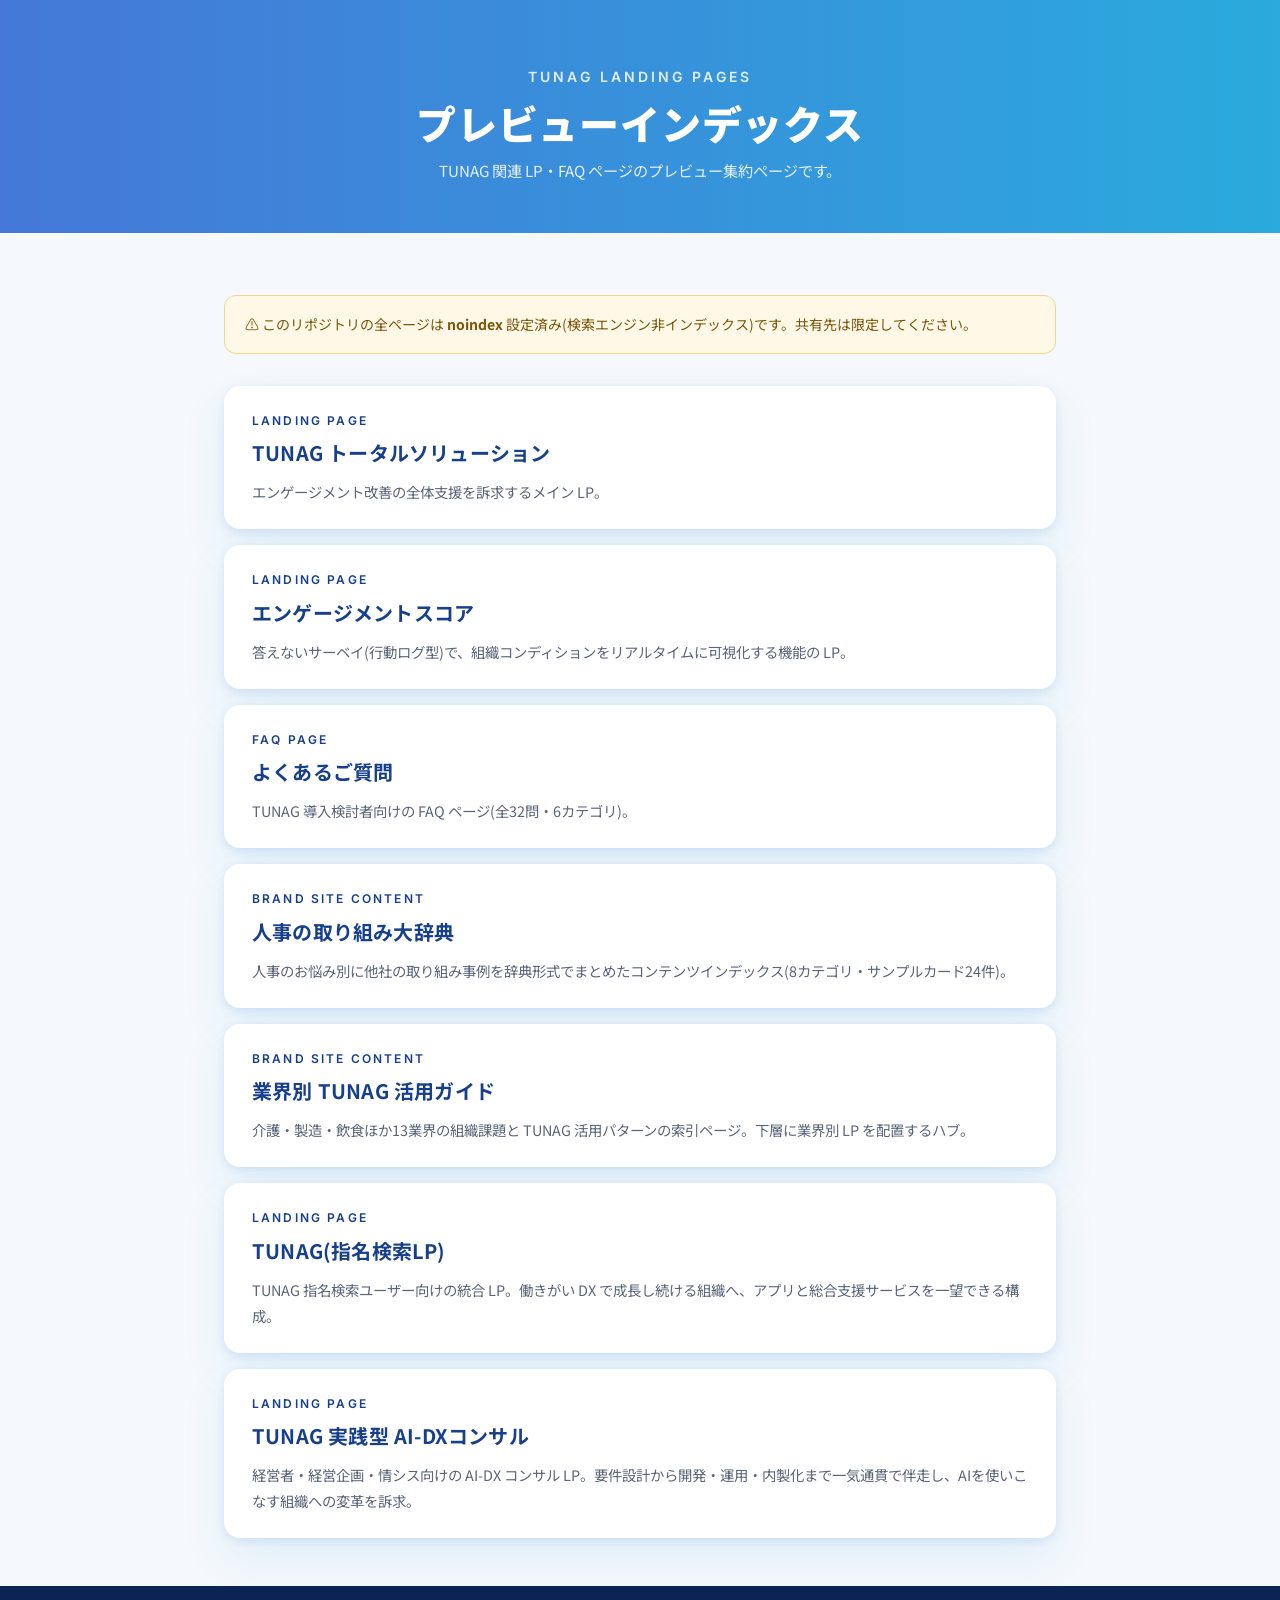
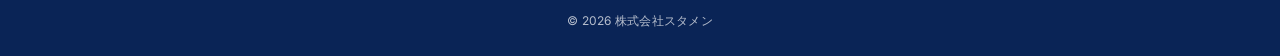
<file: index.html>
<!DOCTYPE html>
<html lang="ja">
<head>
  <meta charset="UTF-8">
  <meta name="viewport" content="width=device-width, initial-scale=1.0">
  <title>tunag-landing-pages インデックス</title>
  <meta name="robots" content="noindex, nofollow, noarchive, nosnippet">
  <link rel="preconnect" href="https://fonts.googleapis.com">
  <link rel="preconnect" href="https://fonts.gstatic.com" crossorigin>
  <link
    href="https://fonts.googleapis.com/css2?family=Inter:wght@400;500;700&family=Noto+Sans+JP:wght@400;500;700&display=swap"
    rel="stylesheet"
  >
  <style>
    :root {
      --color-primary: #18408a;
      --color-primary-deep: #0a2456;
      --color-text: #0f1b3d;
      --color-text-mute: #5b6478;
      --color-bg: #ffffff;
      --color-bg-soft: #f5f8fc;
      --color-border: #e1e7f0;
      --gradient-brand: linear-gradient(90deg, #4578d8 0%, #2aaadd 100%);
      --shadow-card: 0 3px 10px rgba(69, 120, 216, 0.14), 0 20px 44px rgba(42, 170, 221, 0.10);
      --font-jp: 'Noto Sans JP', 'Hiragino Kaku Gothic ProN', sans-serif;
      --font-en: 'Inter', 'Helvetica Neue', Arial, sans-serif;
    }
    * { box-sizing: border-box; }
    body {
      margin: 0;
      font-family: var(--font-jp);
      line-height: 1.8;
      color: var(--color-text);
      background: var(--color-bg-soft);
      min-height: 100vh;
      display: flex;
      flex-direction: column;
    }
    .header {
      background: var(--gradient-brand);
      color: #fff;
      padding: 4rem 1.5rem 3rem;
      text-align: center;
    }
    .header__eyebrow {
      font-family: var(--font-en);
      font-size: 0.875rem;
      font-weight: 600;
      letter-spacing: 0.22em;
      text-transform: uppercase;
      opacity: 0.85;
      margin: 0 0 0.5rem;
    }
    .header__title {
      font-size: clamp(1.75rem, 4vw, 2.5rem);
      font-weight: 900;
      line-height: 1.3;
      margin: 0 0 0.5rem;
      letter-spacing: 0.02em;
    }
    .header__lead {
      max-width: 600px;
      margin: 0 auto;
      opacity: 0.88;
      font-size: 0.95rem;
    }
    .container {
      max-width: 880px;
      margin: 0 auto;
      padding: 3rem 1.5rem;
      flex: 1;
    }
    .notice {
      background: #fff8e6;
      border: 1px solid #f3d68b;
      border-radius: 12px;
      padding: 1rem 1.25rem;
      font-size: 0.875rem;
      color: #78550c;
      margin-bottom: 2rem;
    }
    .list {
      list-style: none;
      padding: 0;
      margin: 0;
      display: flex;
      flex-direction: column;
      gap: 1rem;
    }
    .card {
      display: block;
      background: #fff;
      border-radius: 16px;
      padding: 1.5rem 1.75rem;
      box-shadow: var(--shadow-card);
      text-decoration: none;
      color: inherit;
      transition: transform 0.2s, box-shadow 0.2s;
    }
    .card:hover {
      transform: translateY(-2px);
      box-shadow: 0 6px 16px rgba(69, 120, 216, 0.22), 0 32px 64px rgba(42, 170, 221, 0.16);
    }
    .card__eyebrow {
      font-family: var(--font-en);
      font-size: 0.75rem;
      font-weight: 600;
      letter-spacing: 0.18em;
      text-transform: uppercase;
      color: var(--color-primary);
      margin: 0 0 0.25rem;
    }
    .card__title {
      font-size: 1.25rem;
      font-weight: 700;
      color: var(--color-primary);
      margin: 0 0 0.5rem;
      letter-spacing: 0.01em;
    }
    .card__desc {
      font-size: 0.9rem;
      color: var(--color-text-mute);
      margin: 0;
    }
    .footer {
      background: var(--color-primary-deep);
      color: rgba(255,255,255,0.7);
      padding: 1.5rem;
      font-size: 0.75rem;
      text-align: center;
      font-family: var(--font-en);
      letter-spacing: 0.02em;
    }
  </style>
</head>
<body>
  <header class="header">
    <p class="header__eyebrow">TUNAG Landing Pages</p>
    <h1 class="header__title">プレビューインデックス</h1>
    <p class="header__lead">TUNAG 関連 LP・FAQ ページのプレビュー集約ページです。</p>
  </header>
  <main class="container">
    <p class="notice">
      ⚠ このリポジトリの全ページは <strong>noindex</strong> 設定済み(検索エンジン非インデックス)です。共有先は限定してください。
    </p>
    <ul class="list">
      <li>
        <a class="card" href="./comprehensive-support-services/">
          <p class="card__eyebrow">Landing Page</p>
          <h2 class="card__title">TUNAG トータルソリューション</h2>
          <p class="card__desc">エンゲージメント改善の全体支援を訴求するメイン LP。</p>
        </a>
      </li>
      <li>
        <a class="card" href="./engagement-score/">
          <p class="card__eyebrow">Landing Page</p>
          <h2 class="card__title">エンゲージメントスコア</h2>
          <p class="card__desc">答えないサーベイ(行動ログ型)で、組織コンディションをリアルタイムに可視化する機能の LP。</p>
        </a>
      </li>
      <li>
        <a class="card" href="./faq/">
          <p class="card__eyebrow">FAQ Page</p>
          <h2 class="card__title">よくあるご質問</h2>
          <p class="card__desc">TUNAG 導入検討者向けの FAQ ページ(全32問・6カテゴリ)。</p>
        </a>
      </li>
      <li>
        <a class="card" href="./hr-policy-handbook/">
          <p class="card__eyebrow">Brand Site Content</p>
          <h2 class="card__title">人事の取り組み大辞典</h2>
          <p class="card__desc">人事のお悩み別に他社の取り組み事例を辞典形式でまとめたコンテンツインデックス(8カテゴリ・サンプルカード24件)。</p>
        </a>
      </li>
      <li>
        <a class="card" href="./industry/">
          <p class="card__eyebrow">Brand Site Content</p>
          <h2 class="card__title">業界別 TUNAG 活用ガイド</h2>
          <p class="card__desc">介護・製造・飲食ほか13業界の組織課題と TUNAG 活用パターンの索引ページ。下層に業界別 LP を配置するハブ。</p>
        </a>
      </li>
      <li>
        <a class="card" href="./tunag07/">
          <p class="card__eyebrow">Landing Page</p>
          <h2 class="card__title">TUNAG(指名検索LP)</h2>
          <p class="card__desc">TUNAG 指名検索ユーザー向けの統合 LP。働きがい DX で成長し続ける組織へ、アプリと総合支援サービスを一望できる構成。</p>
        </a>
      </li>
      <li>
        <a class="card" href="./totalsolution-ax/">
          <p class="card__eyebrow">Landing Page</p>
          <h2 class="card__title">TUNAG 実践型 AI-DXコンサル</h2>
          <p class="card__desc">経営者・経営企画・情シス向けの AI-DX コンサル LP。要件設計から開発・運用・内製化まで一気通貫で伴走し、AIを使いこなす組織への変革を訴求。</p>
        </a>
      </li>
    </ul>
  </main>
  <footer class="footer">© 2026 株式会社スタメン</footer>
</body>
</html>
</file>
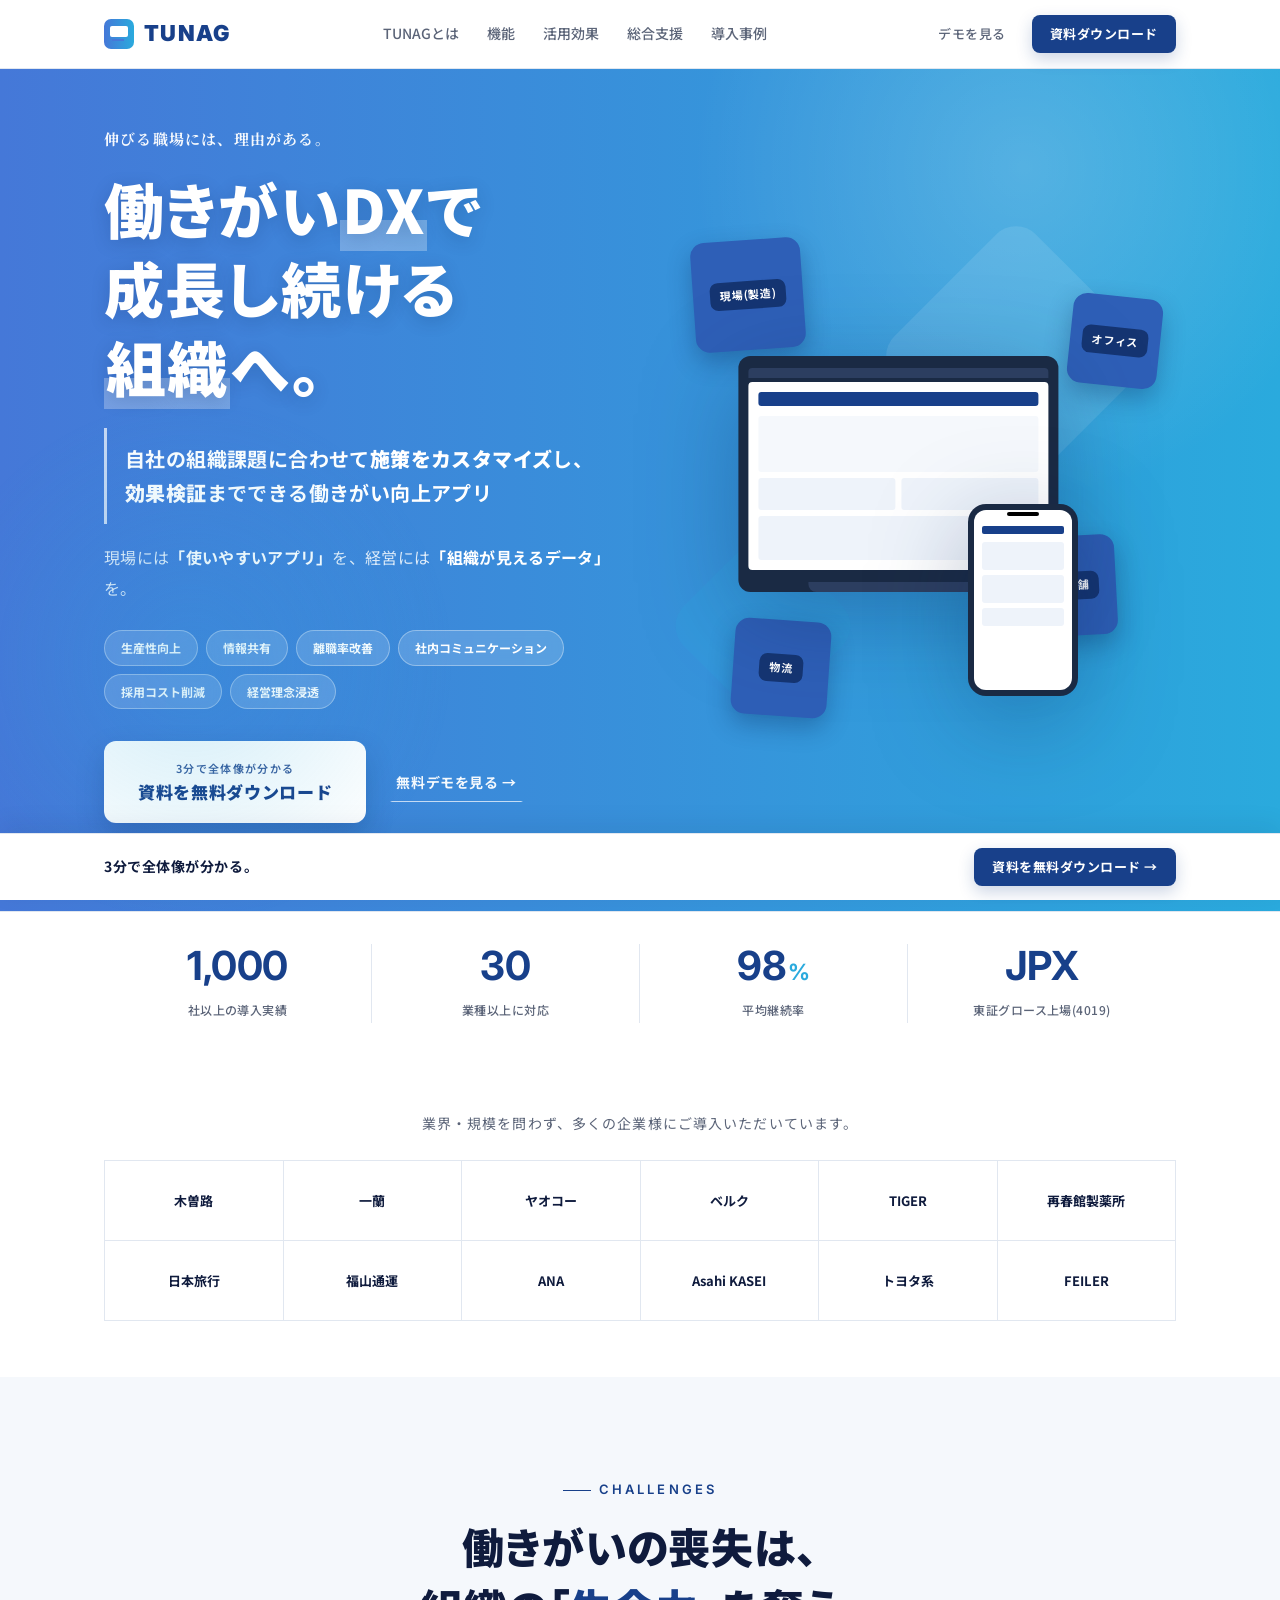
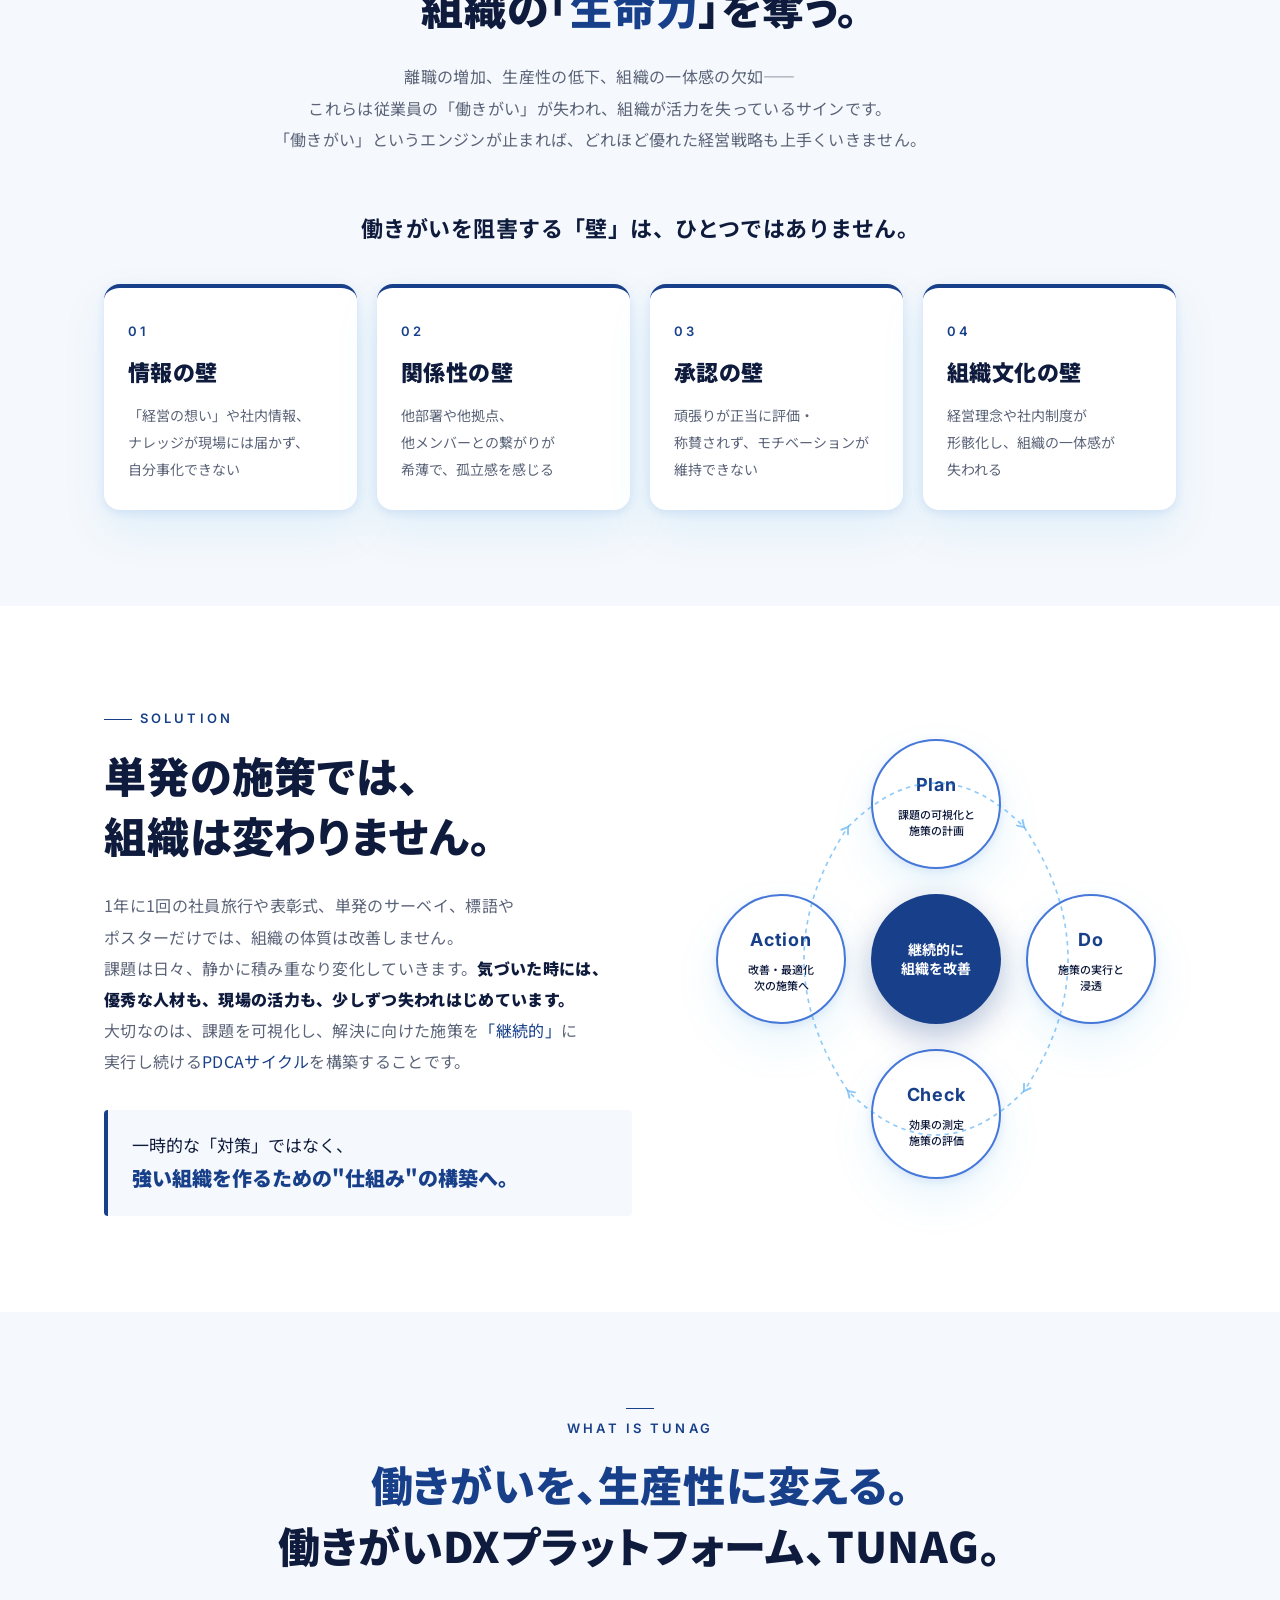
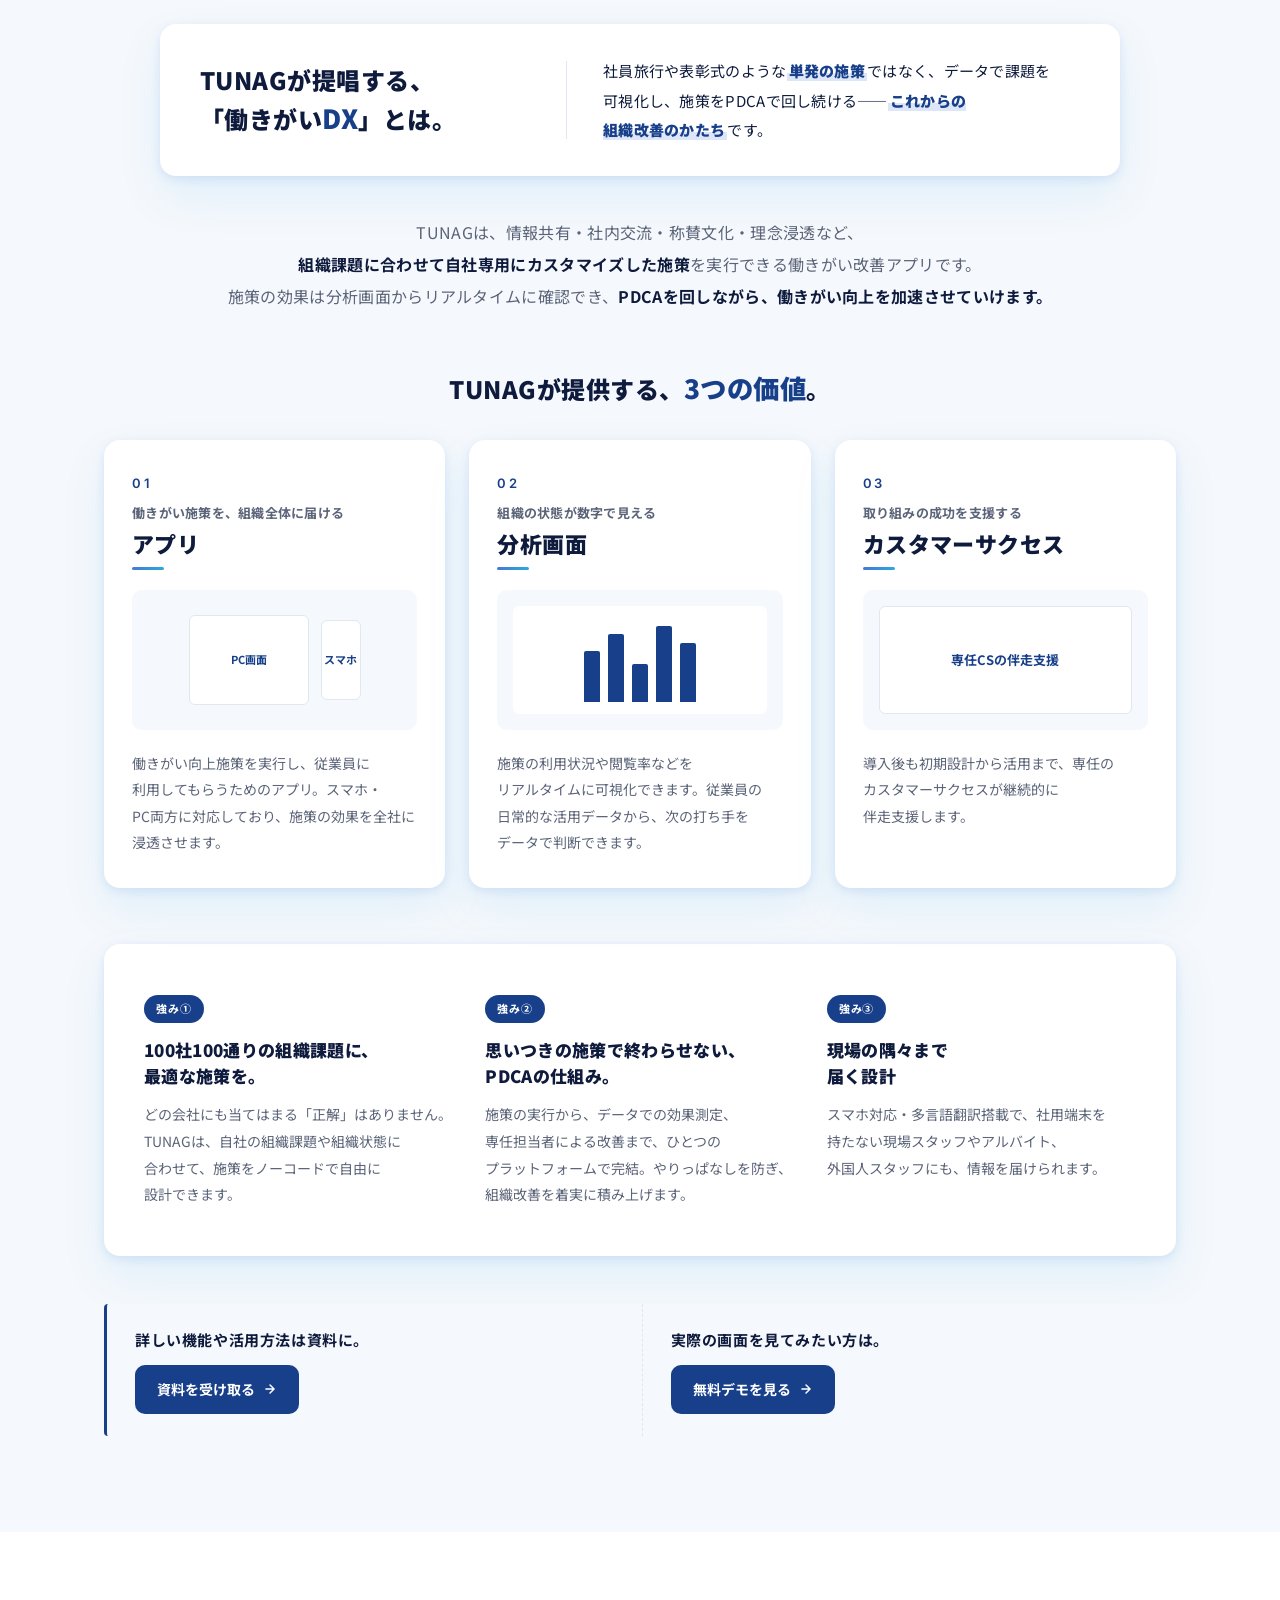
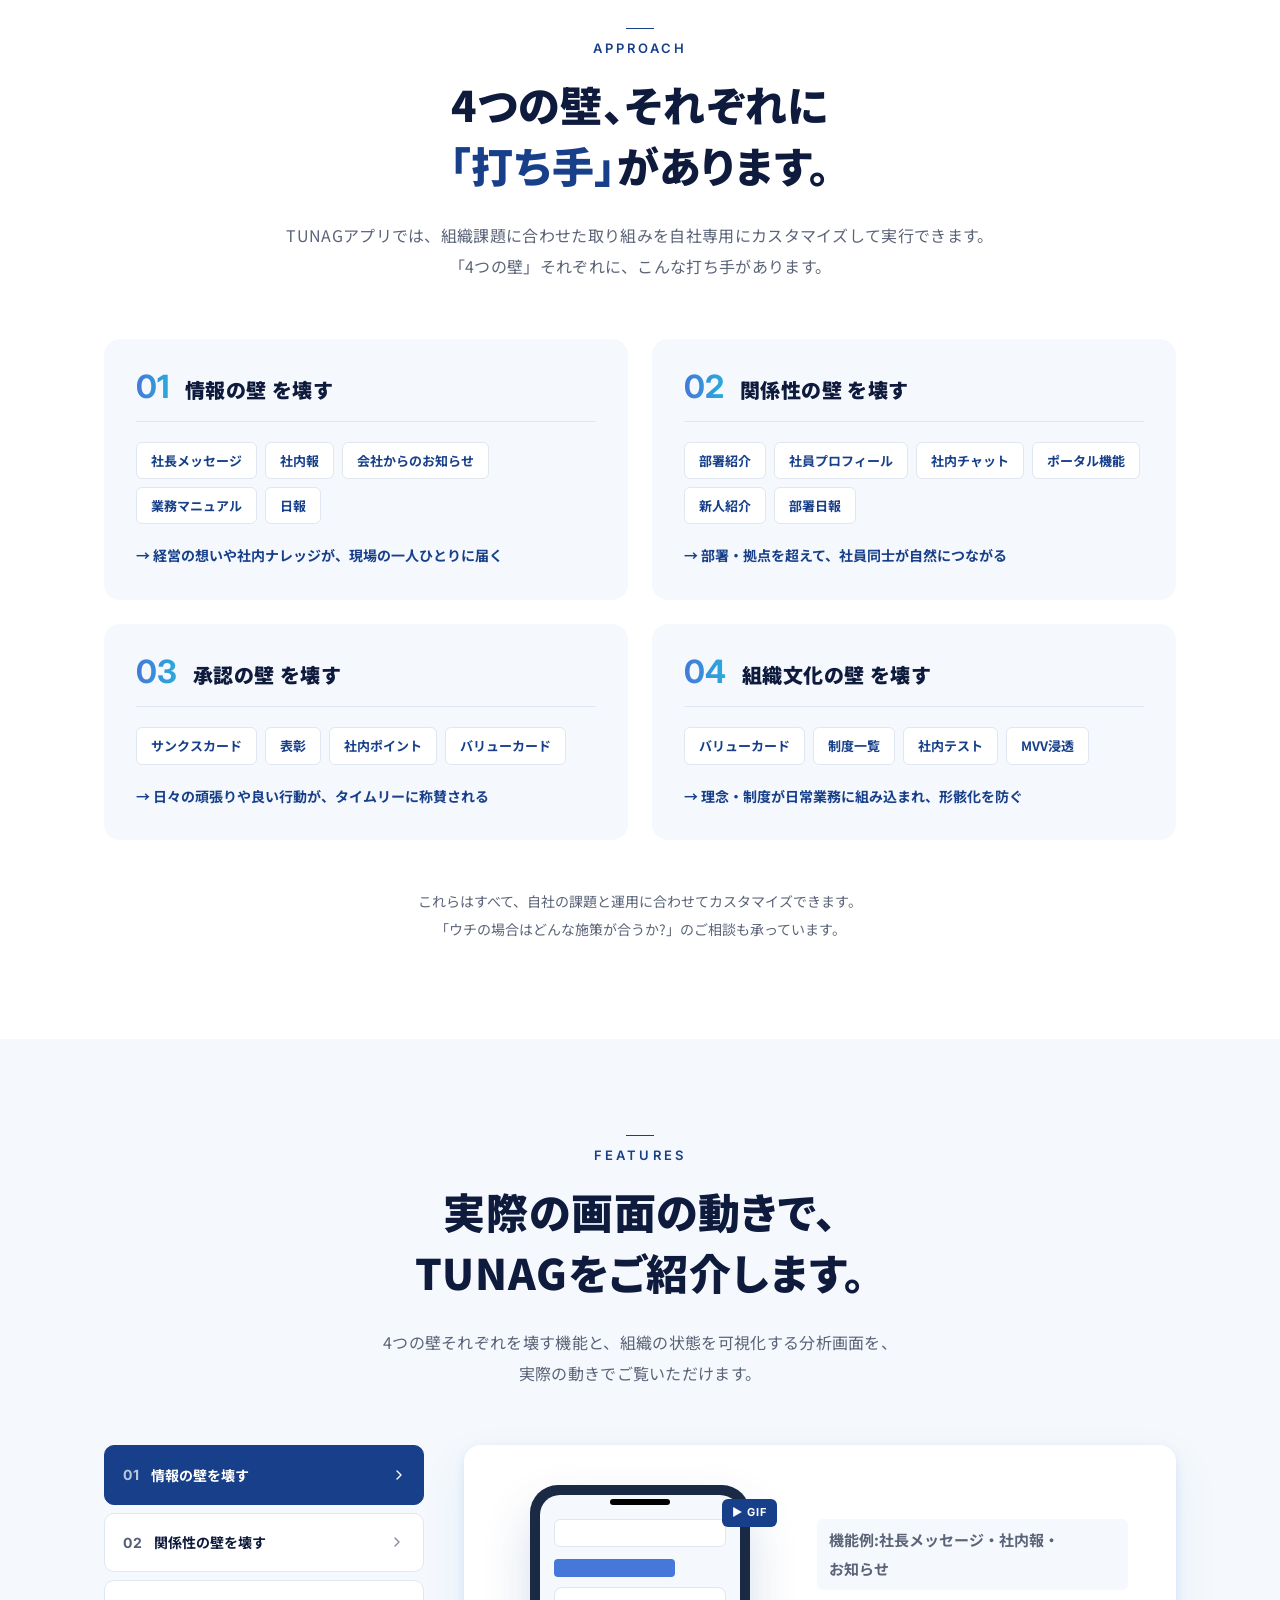
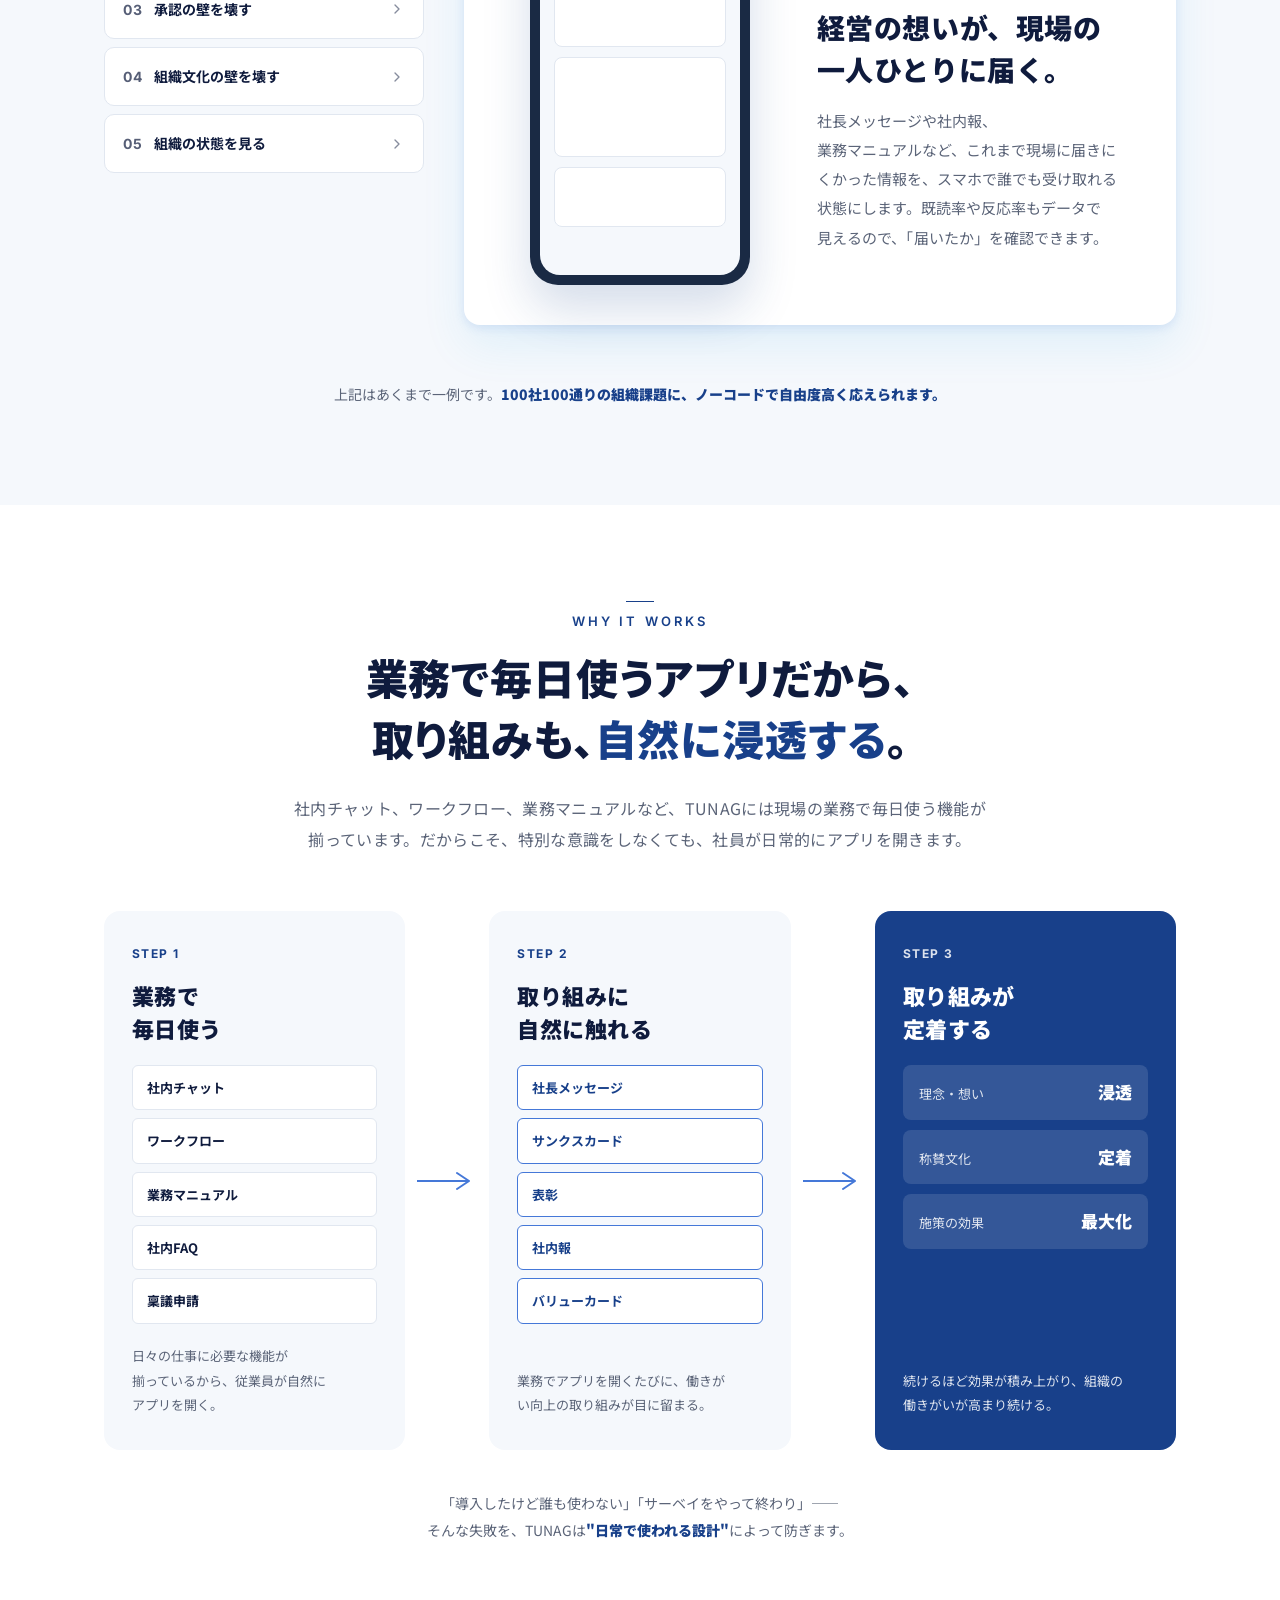
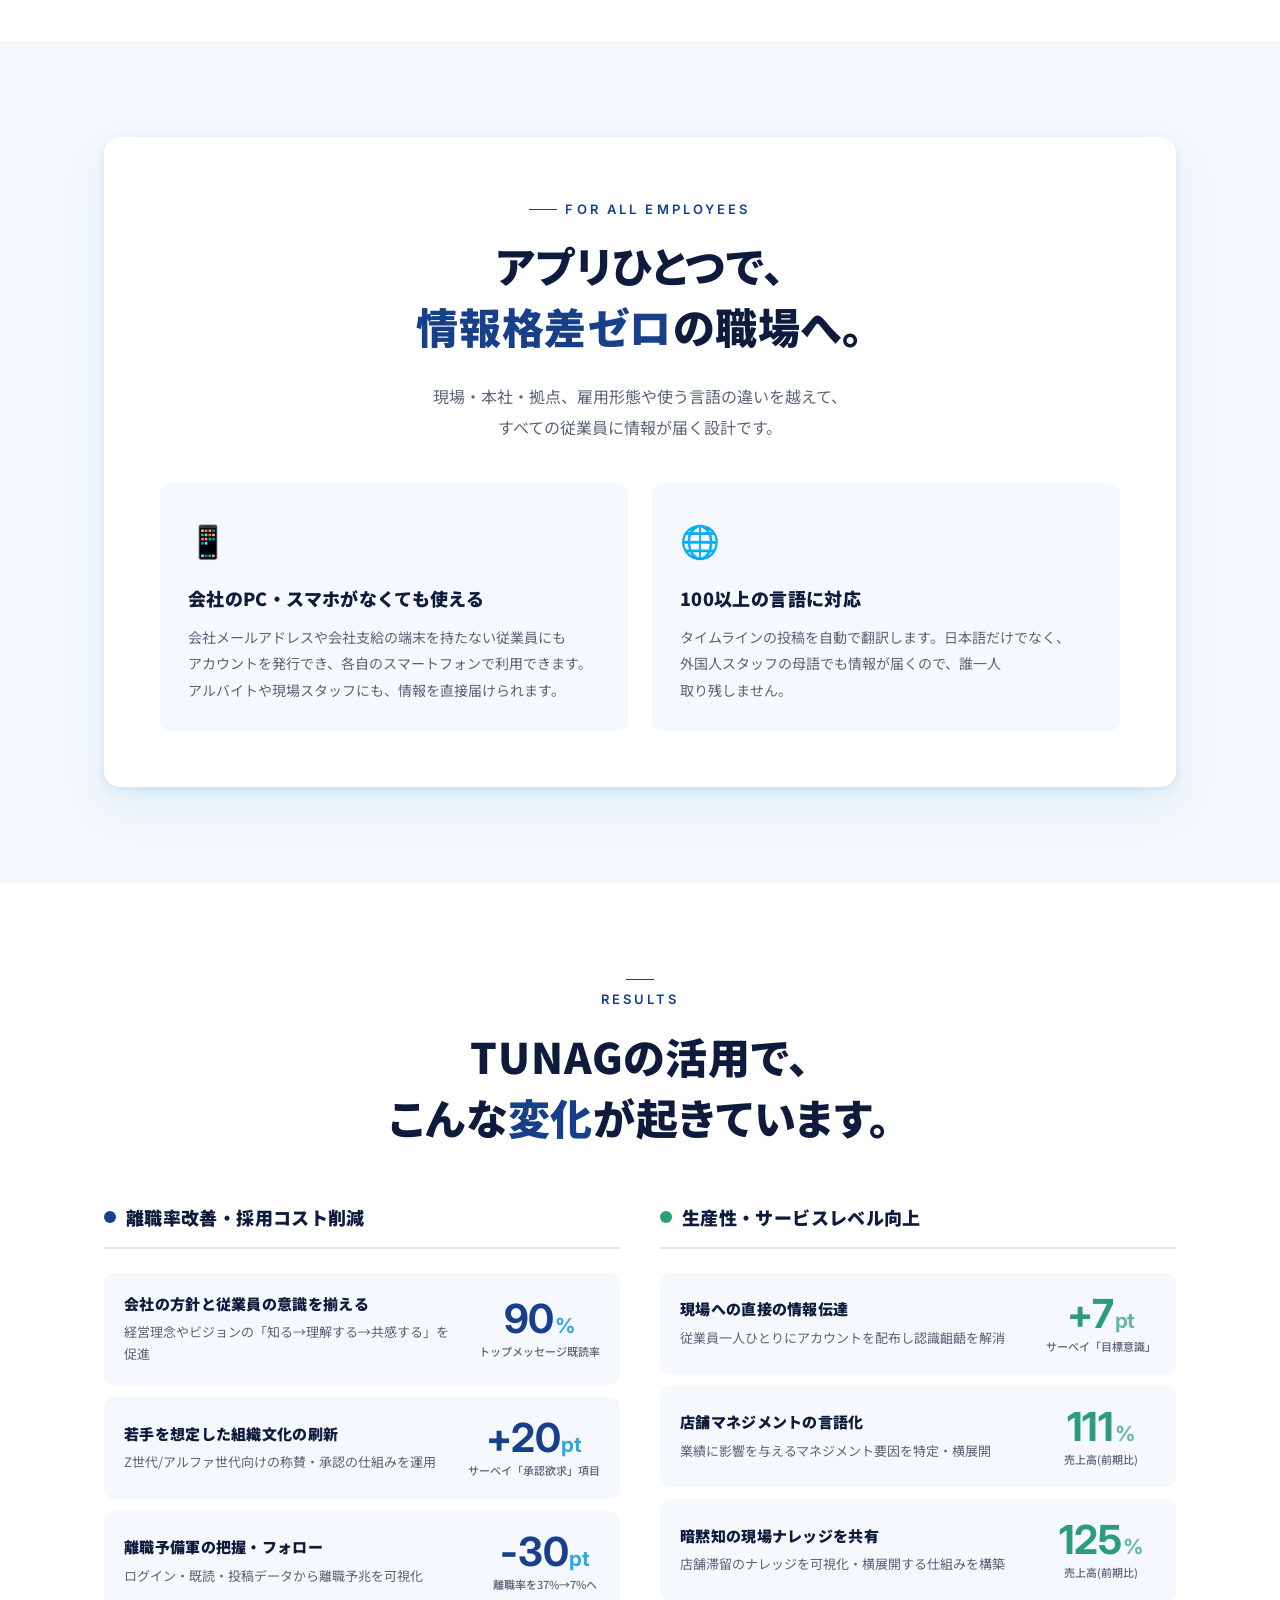
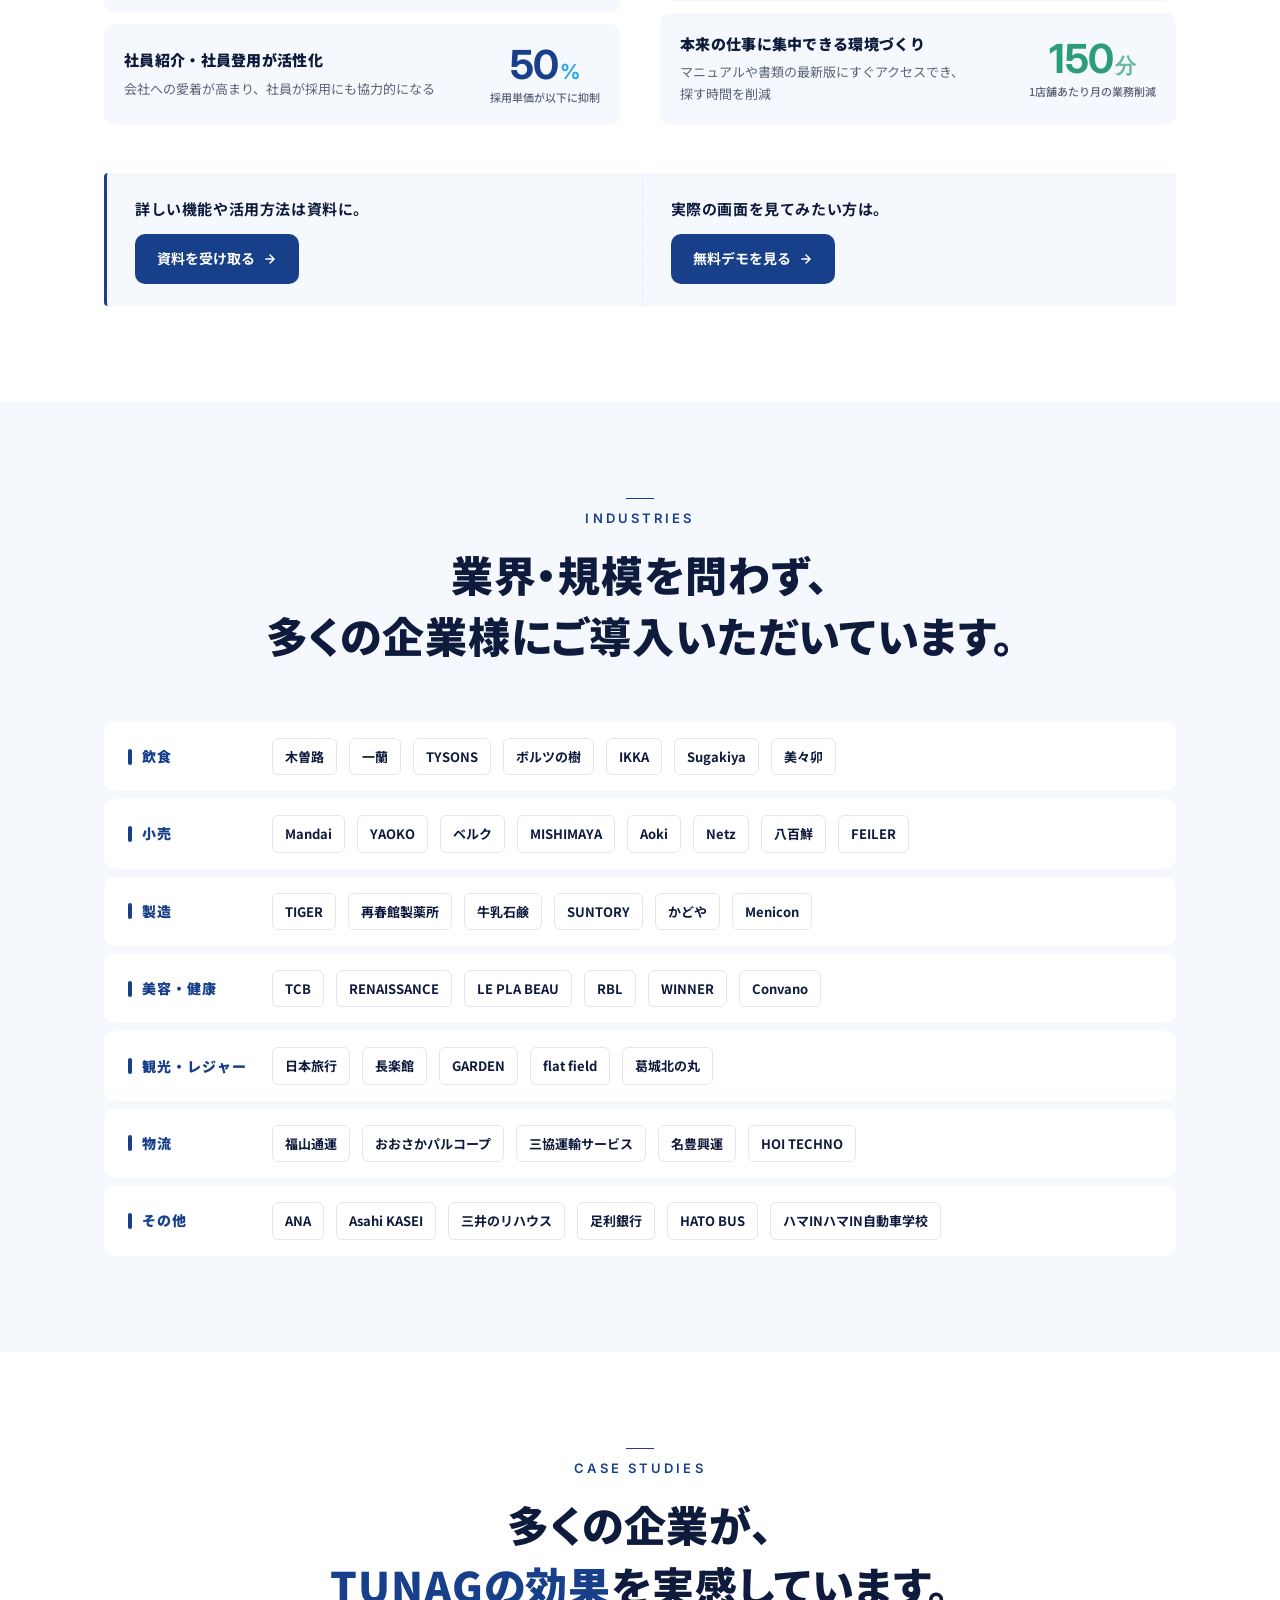
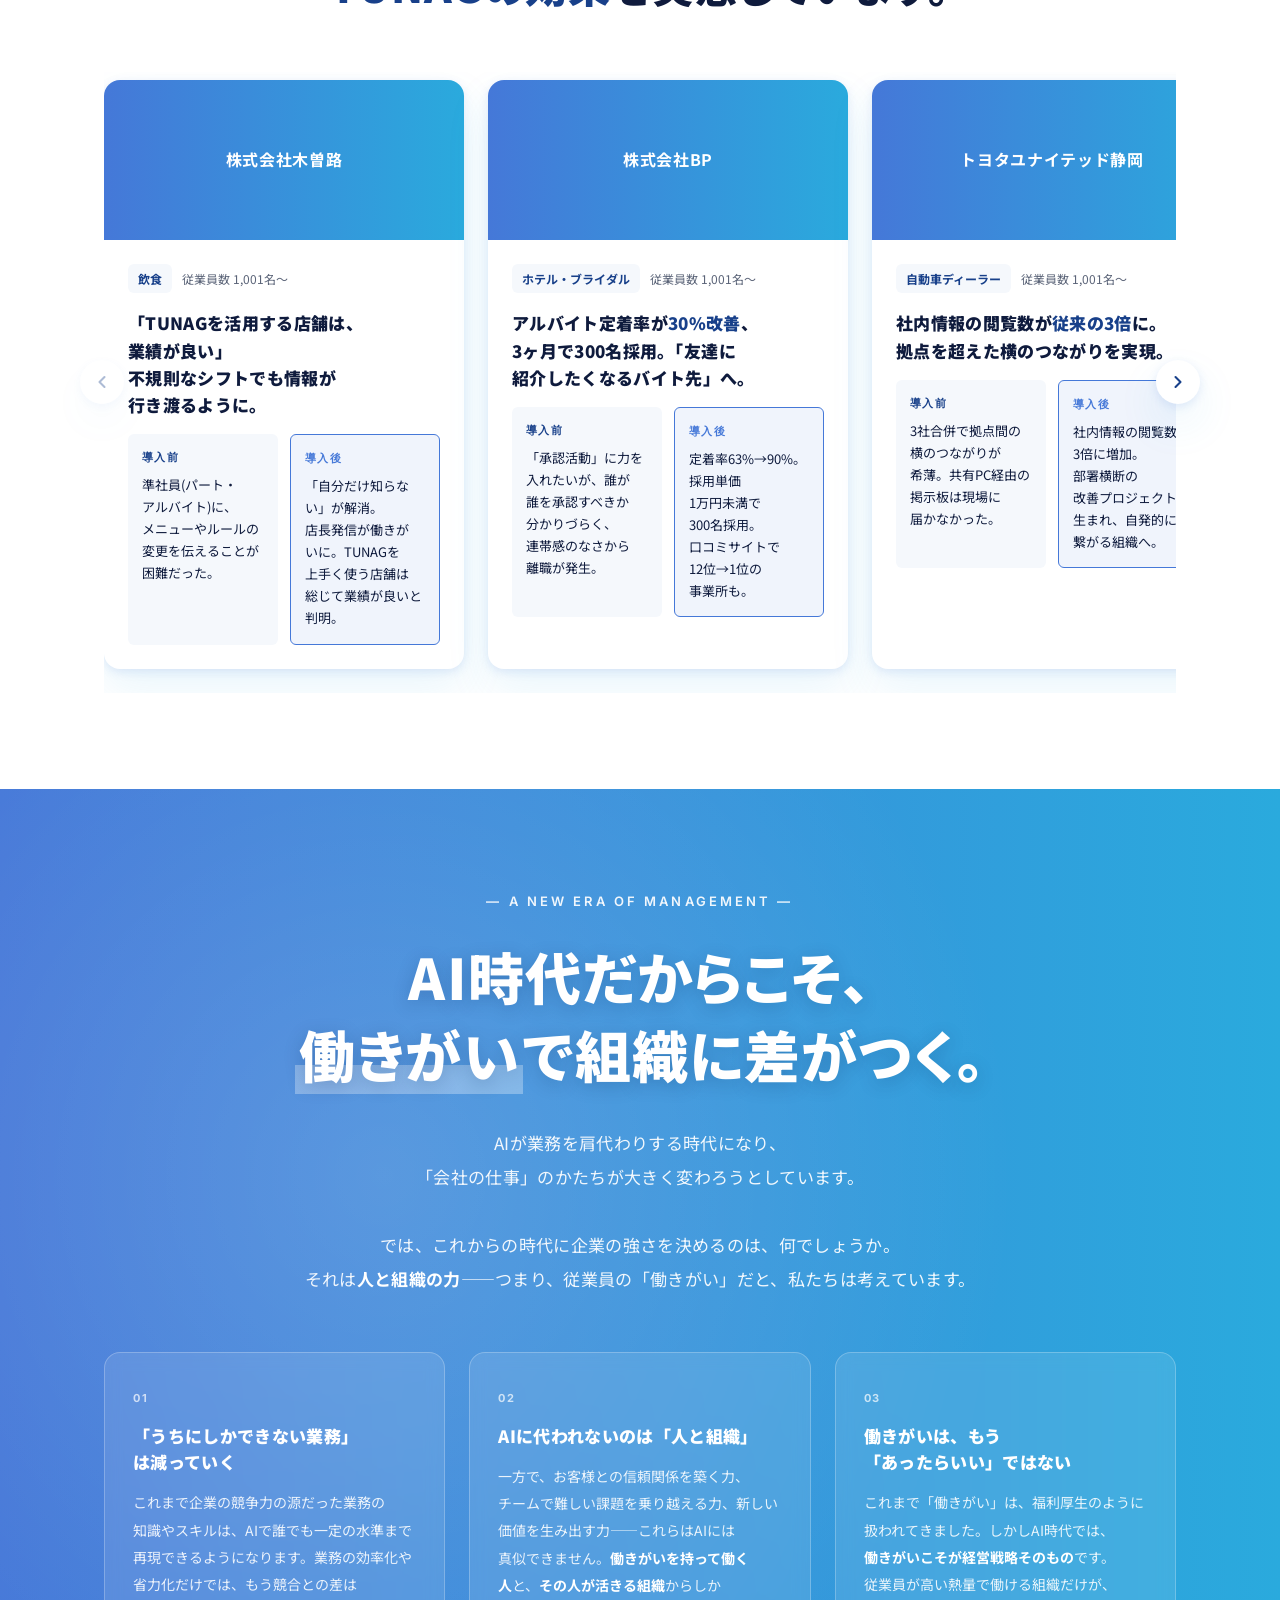
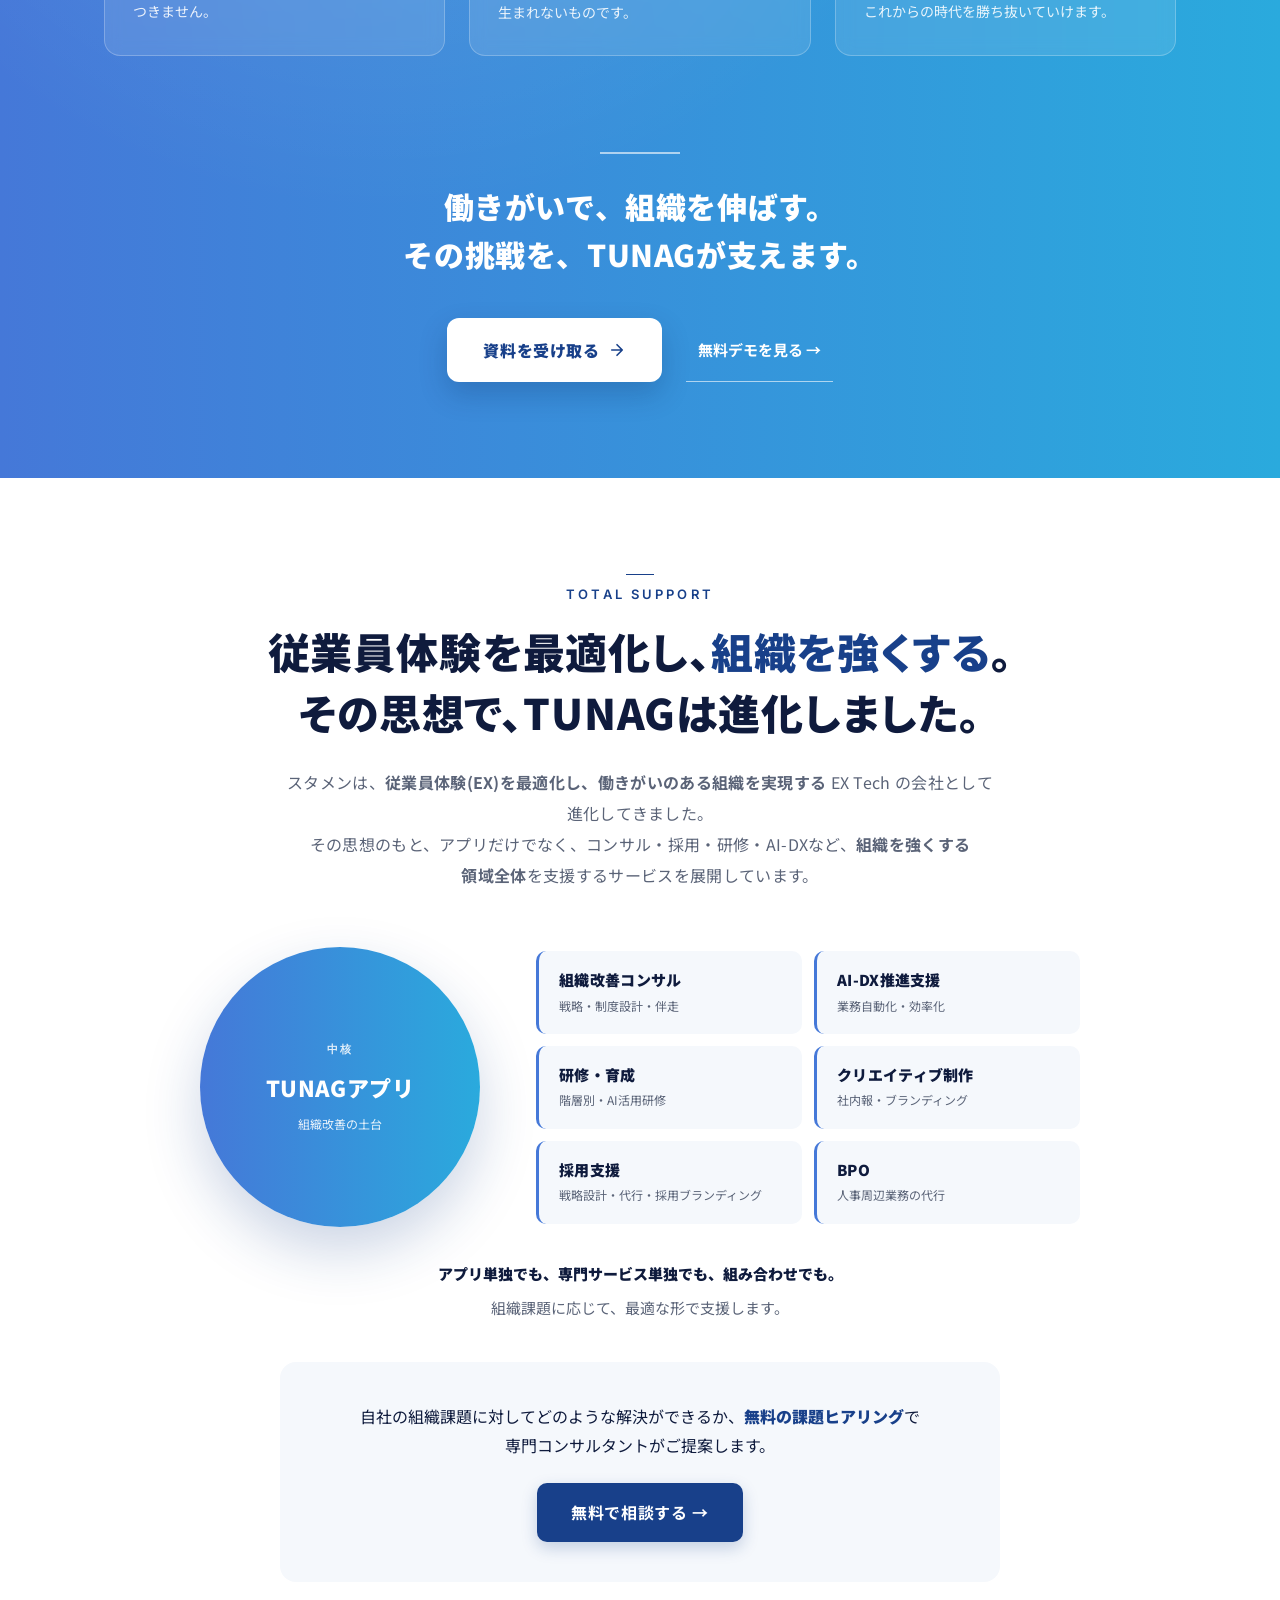
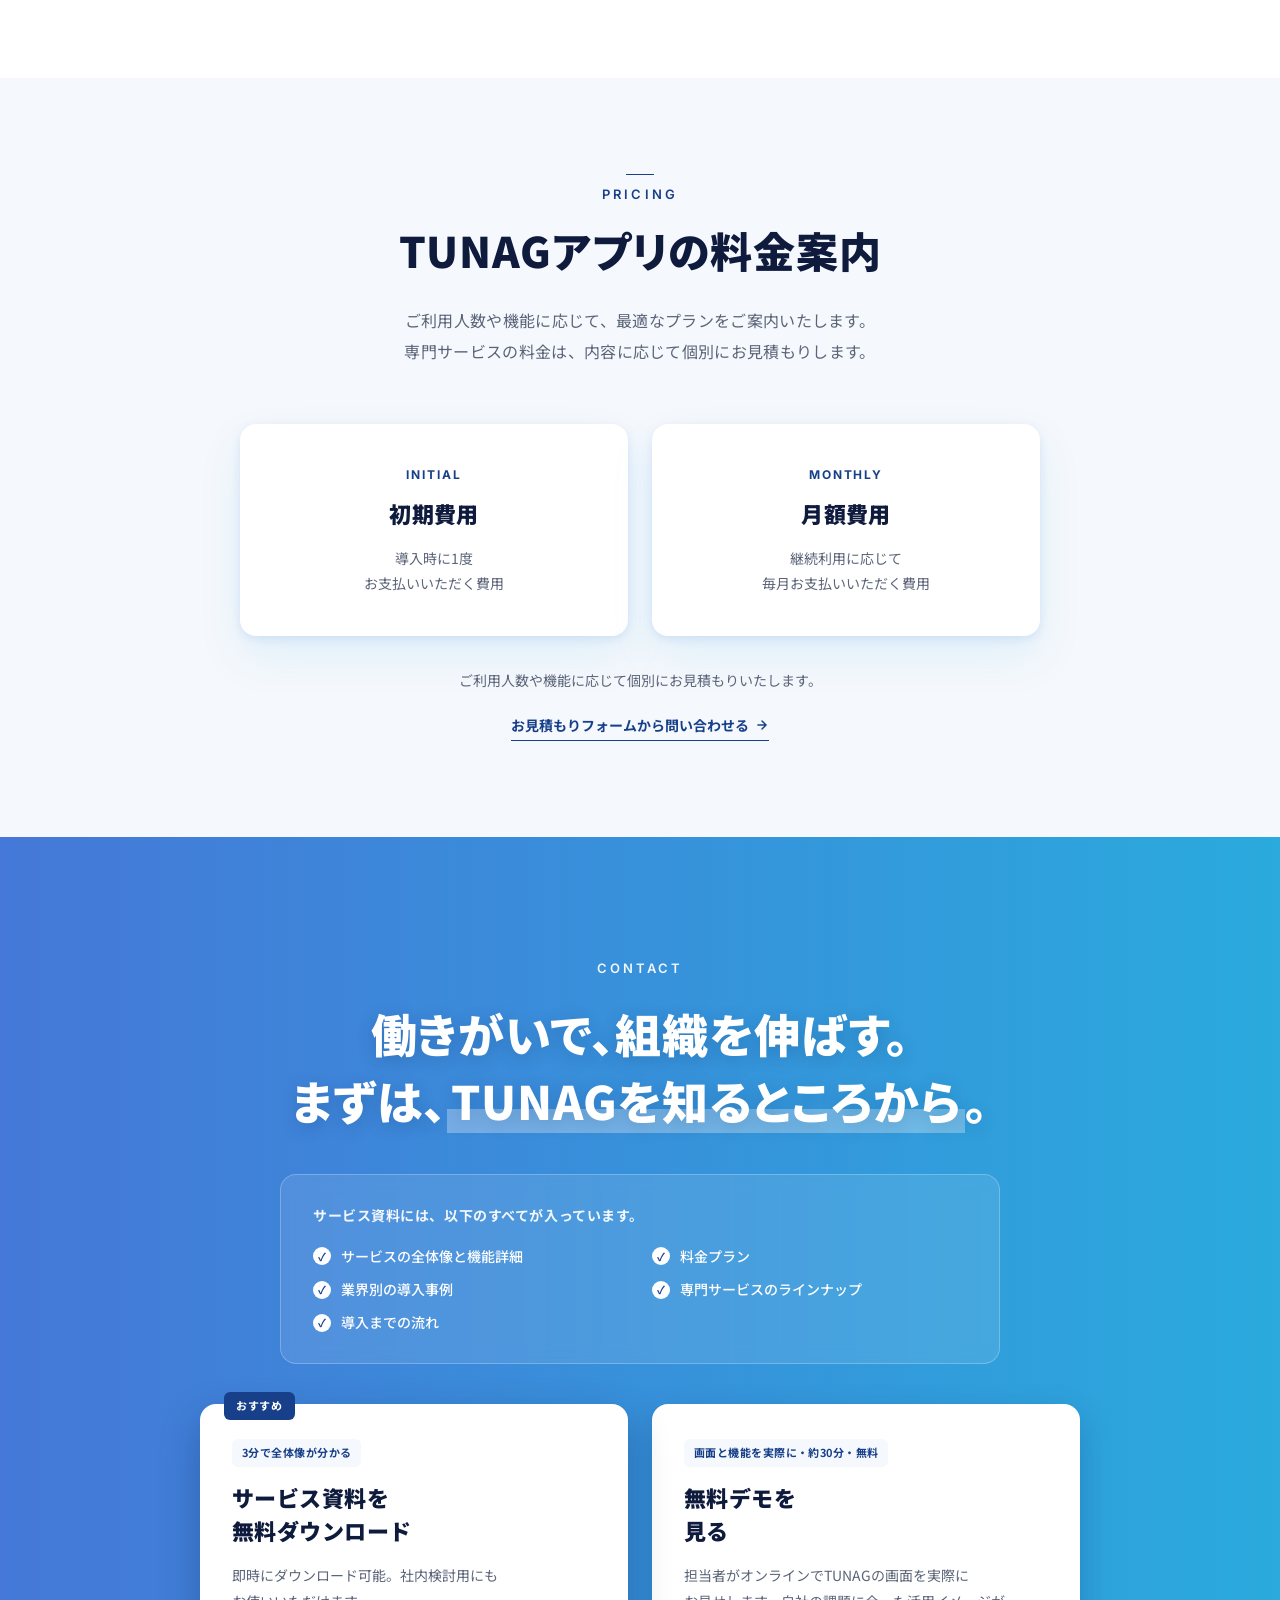
<file: tunag07/index.html>
<!DOCTYPE html>
<html lang="ja">
<head>
<meta charset="UTF-8">
<meta name="viewport" content="width=device-width, initial-scale=1.0">
<title>TUNAG(ツナグ) | 働きがいDXで、成長し続ける組織へ。</title>
<link rel="preconnect" href="https://fonts.googleapis.com">
<link rel="preconnect" href="https://fonts.gstatic.com" crossorigin>
<link href="https://fonts.googleapis.com/css2?family=Noto+Sans+JP:wght@400;500;700;900&family=Noto+Serif+JP:wght@700;900&display=swap" rel="stylesheet">
<link rel="stylesheet" href="tunag-lp.css">
</head>
<body>

<!-- ===================== Header ===================== -->
<header class="site-header">
  <div class="container header-inner">
    <a href="#" class="logo">
      <span class="logo-mark"></span>
      <span class="logo-text">TUNAG</span>
    </a>
    <nav class="header-nav">
      <a href="#about">TUNAGとは</a>
      <a href="#feature">機能</a>
      <a href="#effect">活用効果</a>
      <a href="#service">総合支援</a>
      <a href="#case">導入事例</a>
    </nav>
    <div class="header-cta">
      <a href="#contact" class="btn btn-ghost btn-sm">デモを見る</a>
      <a href="#contact" class="btn btn-primary btn-sm">資料ダウンロード</a>
    </div>
  </div>
</header>

<!-- ===================== 01. First View ===================== -->
<section class="fv">
  <div class="container fv-inner">
    <div class="fv-content">
      <p class="fv-eyebrow">伸びる職場には、理由がある。</p>
      <h1 class="fv-headline">
        <span>働きがい<em>DX</em>で</span>
        <span>成長し続ける<em>組織</em>へ。</span>
      </h1>
      <p class="fv-tagline">
        自社の組織課題に合わせて<em>施策をカスタマイズ</em>し、<br class="sp-only"><em>効果検証</em>までできる働きがい向上アプリ
      </p>
      <p class="fv-sub">
        現場には<em>「使いやすいアプリ」</em>を、経営には<em>「組織が見えるデータ」</em>を。
      </p>

      <ul class="fv-badges">
        <li>生産性向上</li>
        <li>情報共有</li>
        <li>離職率改善</li>
        <li>社内コミュニケーション</li>
        <li>採用コスト削減</li>
        <li>経営理念浸透</li>
      </ul>

      <div class="fv-ctas">
        <a href="#contact" class="btn btn-primary btn-xl btn-shine">
          <span class="btn-label-sub">3分で全体像が分かる</span>
          <span class="btn-label-main">資料を無料ダウンロード</span>
          <svg width="16" height="16" viewBox="0 0 24 24" fill="none"><path d="M5 12h14M12 5l7 7-7 7" stroke="currentColor" stroke-width="2" stroke-linecap="round" stroke-linejoin="round"/></svg>
        </a>
        <a href="#contact" class="btn btn-text-link">無料デモを見る →</a>
      </div>
    </div>

    <div class="fv-visual" aria-hidden="true">
      <div class="fv-bg-shape shape-a"></div>
      <div class="fv-bg-shape shape-b"></div>
      <div class="fv-bg-shape shape-c"></div>

      <div class="fv-photo photo-1"><span class="ph-label">現場(製造)</span></div>
      <div class="fv-photo photo-2"><span class="ph-label">オフィス</span></div>
      <div class="fv-photo photo-3"><span class="ph-label">小売店舗</span></div>
      <div class="fv-photo photo-4"><span class="ph-label">物流</span></div>

      <div class="fv-device fv-pc">
        <div class="device-frame device-pc">
          <div class="pc-bar"></div>
          <div class="pc-screen">
            <div class="pc-screen-header"></div>
            <div class="pc-screen-grid">
              <div class="pc-card lg"></div>
              <div class="pc-card sm"></div>
              <div class="pc-card sm"></div>
              <div class="pc-card md"></div>
            </div>
          </div>
        </div>
      </div>
      <div class="fv-device fv-mobile">
        <div class="device-frame device-mobile">
          <div class="mb-notch"></div>
          <div class="mb-screen">
            <div class="mb-tabbar"></div>
            <div class="mb-card"></div>
            <div class="mb-card"></div>
            <div class="mb-card sm"></div>
          </div>
        </div>
      </div>
    </div>
  </div>

  <div class="fv-stats">
    <div class="container">
      <ul>
        <li><strong>1,000</strong><span>社以上の導入実績</span></li>
        <li><strong>30</strong><span>業種以上に対応</span></li>
        <li><strong>98<em>%</em></strong><span>平均継続率</span></li>
        <li><strong>JPX</strong><span>東証グロース上場(4019)</span></li>
      </ul>
    </div>
  </div>
</section>

<!-- ===================== 02. Logos ===================== -->
<section class="logos">
  <div class="container">
    <p class="logos-lead">業界・規模を問わず、多くの企業様にご導入いただいています。</p>
    <div class="logos-grid">
      <div class="logo-cell">木曽路</div>
      <div class="logo-cell">一蘭</div>
      <div class="logo-cell">ヤオコー</div>
      <div class="logo-cell">ベルク</div>
      <div class="logo-cell">TIGER</div>
      <div class="logo-cell">再春館製薬所</div>
      <div class="logo-cell">日本旅行</div>
      <div class="logo-cell">福山通運</div>
      <div class="logo-cell">ANA</div>
      <div class="logo-cell">Asahi KASEI</div>
      <div class="logo-cell">トヨタ系</div>
      <div class="logo-cell">FEILER</div>
    </div>
  </div>
</section>

<!-- ===================== 03. 4 Walls ===================== -->
<section class="walls" id="problem">
  <div class="container">
    <header class="section-head">
      <p class="section-eyebrow">CHALLENGES</p>
      <h2 class="section-title">働きがいの喪失は、<br>組織の「<em>生命力</em>」を奪う。</h2>
      <p class="section-lead">
        離職の増加、生産性の低下、組織の一体感の欠如——<br>
        これらは従業員の「働きがい」が失われ、組織が活力を失っているサインです。<br>
        「働きがい」というエンジンが止まれば、どれほど優れた経営戦略も上手くいきません。
      </p>
    </header>

    <h3 class="walls-subhead">働きがいを阻害する「壁」は、ひとつではありません。</h3>

    <div class="walls-grid">
      <article class="wall-card">
        <div class="wall-num">01</div>
        <h4>情報の壁</h4>
        <p>「経営の想い」や社内情報、ナレッジが現場には届かず、自分事化できない</p>
      </article>
      <article class="wall-card">
        <div class="wall-num">02</div>
        <h4>関係性の壁</h4>
        <p>他部署や他拠点、他メンバーとの繋がりが希薄で、孤立感を感じる</p>
      </article>
      <article class="wall-card">
        <div class="wall-num">03</div>
        <h4>承認の壁</h4>
        <p>頑張りが正当に評価・称賛されず、モチベーションが維持できない</p>
      </article>
      <article class="wall-card">
        <div class="wall-num">04</div>
        <h4>組織文化の壁</h4>
        <p>経営理念や社内制度が形骸化し、組織の一体感が失われる</p>
      </article>
    </div>
  </div>
</section>

<!-- ===================== 04. PDCA ===================== -->
<section class="pdca">
  <div class="container pdca-inner">
    <div class="pdca-text">
      <p class="section-eyebrow">SOLUTION</p>
      <h2 class="section-title">単発の施策では、<br>組織は変わりません。</h2>
      <p class="section-lead">
        1年に1回の社員旅行や表彰式、単発のサーベイ、標語やポスターだけでは、組織の体質は改善しません。<br>
        課題は日々、静かに積み重なり変化していきます。<strong>気づいた時には、優秀な人材も、現場の活力も、少しずつ失われはじめています。</strong><br>
        大切なのは、課題を可視化し、解決に向けた施策を<em>「継続的」</em>に実行し続ける<em>PDCAサイクル</em>を構築することです。
      </p>
      <p class="pdca-conclusion">
        一時的な「対策」ではなく、<br>
        <strong>強い組織を作るための"仕組み"の構築へ。</strong>
      </p>
    </div>

    <div class="pdca-diagram" aria-hidden="true">
      <div class="pdca-center">
        <div>継続的に</div>
        <div>組織を改善</div>
      </div>
      <div class="pdca-step plan">
        <span class="pdca-label">Plan</span>
        <span class="pdca-desc">課題の可視化と<br>施策の計画</span>
      </div>
      <div class="pdca-step do">
        <span class="pdca-label">Do</span>
        <span class="pdca-desc">施策の実行と<br>浸透</span>
      </div>
      <div class="pdca-step check">
        <span class="pdca-label">Check</span>
        <span class="pdca-desc">効果の測定<br>施策の評価</span>
      </div>
      <div class="pdca-step action">
        <span class="pdca-label">Action</span>
        <span class="pdca-desc">改善・最適化<br>次の施策へ</span>
      </div>
      <svg class="pdca-arrows" viewBox="0 0 400 400">
        <defs>
          <marker id="pdcaArrow" viewBox="0 0 10 10" refX="8" refY="5" markerWidth="6" markerHeight="6" orient="auto">
            <path d="M2 1L8 5L2 9" fill="none" stroke="#2196F3" stroke-width="2" stroke-linecap="round"/>
          </marker>
        </defs>
        <path d="M 280 80 Q 360 200 280 320" fill="none" stroke="#2196F3" stroke-width="1.5" stroke-dasharray="4 4" marker-end="url(#pdcaArrow)" opacity="0.5"/>
        <path d="M 280 320 Q 200 400 120 320" fill="none" stroke="#2196F3" stroke-width="1.5" stroke-dasharray="4 4" marker-end="url(#pdcaArrow)" opacity="0.5"/>
        <path d="M 120 320 Q 40 200 120 80" fill="none" stroke="#2196F3" stroke-width="1.5" stroke-dasharray="4 4" marker-end="url(#pdcaArrow)" opacity="0.5"/>
        <path d="M 120 80 Q 200 0 280 80" fill="none" stroke="#2196F3" stroke-width="1.5" stroke-dasharray="4 4" marker-end="url(#pdcaArrow)" opacity="0.5"/>
      </svg>
    </div>
  </div>
</section>

<!-- ===================== 05. About TUNAG ===================== -->
<section class="about" id="about">
  <div class="container">
    <header class="section-head center">
      <p class="section-eyebrow">WHAT IS TUNAG</p>
      <h2 class="section-title"><em>働きがいを、生産性に変える。</em><br>働きがいDXプラットフォーム、TUNAG。</h2>
    </header>

    <div class="definition-card">
      <div class="definition-head">
        <h3 class="definition-title">TUNAGが提唱する、<br class="pc-only">「働きがい<em>DX</em>」とは。</h3>
      </div>
      <div class="definition-body">
        <p class="definition-text">
          社員旅行や表彰式のような<strong>単発の施策</strong>ではなく、データで課題を可視化し、施策をPDCAで回し続ける——<strong>これからの組織改善のかたち</strong>です。
        </p>
      </div>
    </div>

    <p class="about-intro">
      TUNAGは、情報共有・社内交流・称賛文化・理念浸透など、<br>
      <strong>組織課題に合わせて自社専用にカスタマイズした施策</strong>を実行できる働きがい改善アプリです。<br>
      施策の効果は分析画面からリアルタイムに確認でき、<strong>PDCAを回しながら、働きがい向上を加速させていけます。</strong>
    </p>

    <h3 class="about-cards-heading">TUNAGが提供する、<em>3つの価値</em>。</h3>

    <div class="about-cards">
      <article class="about-card">
        <div class="about-card-num">01</div>
        <h4 class="about-card-title">
          <span class="about-card-catch">働きがい施策を、組織全体に届ける</span>
          <span class="about-card-name">アプリ</span>
        </h4>
        <div class="about-card-visual">
          <div class="ph-screen pc">PC画面</div>
          <div class="ph-screen mb">スマホ</div>
        </div>
        <p>働きがい向上施策を実行し、従業員に利用してもらうためのアプリ。スマホ・PC両方に対応しており、施策の効果を全社に浸透させます。</p>
      </article>
      <article class="about-card">
        <div class="about-card-num">02</div>
        <h4 class="about-card-title">
          <span class="about-card-catch">組織の状態が数字で見える</span>
          <span class="about-card-name">分析画面</span>
        </h4>
        <div class="about-card-visual">
          <div class="ph-dashboard">
            <div class="ph-bar"><span style="height:60%"></span><span style="height:80%"></span><span style="height:45%"></span><span style="height:90%"></span><span style="height:70%"></span></div>
          </div>
        </div>
        <p>施策の利用状況や閲覧率などをリアルタイムに可視化できます。従業員の日常的な活用データから、次の打ち手をデータで判断できます。</p>
      </article>
      <article class="about-card">
        <div class="about-card-num">03</div>
        <h4 class="about-card-title">
          <span class="about-card-catch">取り組みの成功を支援する</span>
          <span class="about-card-name">カスタマーサクセス</span>
        </h4>
        <div class="about-card-visual">
          <div class="ph-cs">専任CSの伴走支援</div>
        </div>
        <p>導入後も初期設計から活用まで、専任のカスタマーサクセスが継続的に伴走支援します。</p>
      </article>
    </div>

    <div class="about-strengths">
      <article class="strength">
        <span class="strength-num">強み①</span>
        <h4>100社100通りの組織課題に、最適な施策を。</h4>
        <p>どの会社にも当てはまる「正解」はありません。TUNAGは、自社の組織課題や組織状態に合わせて、施策をノーコードで自由に設計できます。</p>
      </article>
      <article class="strength">
        <span class="strength-num">強み②</span>
        <h4>思いつきの施策で終わらせない、PDCAの仕組み。</h4>
        <p>施策の実行から、データでの効果測定、専任担当者による改善まで、ひとつのプラットフォームで完結。やりっぱなしを防ぎ、組織改善を着実に積み上げます。</p>
      </article>
      <article class="strength">
        <span class="strength-num">強み③</span>
        <h4>現場の隅々まで<br>届く設計</h4>
        <p>スマホ対応・多言語翻訳搭載で、社用端末を持たない現場スタッフやアルバイト、外国人スタッフにも、情報を届けられます。</p>
      </article>
    </div>

    <div class="micro-cta micro-cta-dual">
      <div class="micro-cta-row">
        <p class="micro-cta-text">詳しい機能や活用方法は資料に。</p>
        <a href="#contact" class="micro-cta-btn">
          資料を受け取る
          <svg width="14" height="14" viewBox="0 0 24 24" fill="none"><path d="M5 12h14M12 5l7 7-7 7" stroke="currentColor" stroke-width="2.5" stroke-linecap="round" stroke-linejoin="round"/></svg>
        </a>
      </div>
      <div class="micro-cta-row">
        <p class="micro-cta-text">実際の画面を見てみたい方は。</p>
        <a href="#contact" class="micro-cta-btn">
          無料デモを見る
          <svg width="14" height="14" viewBox="0 0 24 24" fill="none"><path d="M5 12h14M12 5l7 7-7 7" stroke="currentColor" stroke-width="2.5" stroke-linecap="round" stroke-linejoin="round"/></svg>
        </a>
      </div>
    </div>
  </div>
</section>

<!-- ===================== 06. 4 Walls × Approach ===================== -->
<section class="approach">
  <div class="container">
    <header class="section-head center">
      <p class="section-eyebrow">APPROACH</p>
      <h2 class="section-title">4つの壁、それぞれに<br><em>「打ち手」</em>があります。</h2>
      <p class="section-lead">
        TUNAGアプリでは、組織課題に合わせた取り組みを自社専用にカスタマイズして実行できます。<br>
        「4つの壁」それぞれに、こんな打ち手があります。
      </p>
    </header>

    <div class="approach-grid">
      <article class="approach-card">
        <div class="approach-head">
          <span class="approach-num">01</span>
          <h3>情報の壁 を壊す</h3>
        </div>
        <ul class="chip-list">
          <li>社長メッセージ</li>
          <li>社内報</li>
          <li>会社からのお知らせ</li>
          <li>業務マニュアル</li>
          <li>日報</li>
        </ul>
        <p class="approach-result">→ 経営の想いや社内ナレッジが、現場の一人ひとりに届く</p>
      </article>

      <article class="approach-card">
        <div class="approach-head">
          <span class="approach-num">02</span>
          <h3>関係性の壁 を壊す</h3>
        </div>
        <ul class="chip-list">
          <li>部署紹介</li>
          <li>社員プロフィール</li>
          <li>社内チャット</li>
          <li>ポータル機能</li>
          <li>新人紹介</li>
          <li>部署日報</li>
        </ul>
        <p class="approach-result">→ 部署・拠点を超えて、社員同士が自然につながる</p>
      </article>

      <article class="approach-card">
        <div class="approach-head">
          <span class="approach-num">03</span>
          <h3>承認の壁 を壊す</h3>
        </div>
        <ul class="chip-list">
          <li>サンクスカード</li>
          <li>表彰</li>
          <li>社内ポイント</li>
          <li>バリューカード</li>
        </ul>
        <p class="approach-result">→ 日々の頑張りや良い行動が、タイムリーに称賛される</p>
      </article>

      <article class="approach-card">
        <div class="approach-head">
          <span class="approach-num">04</span>
          <h3>組織文化の壁 を壊す</h3>
        </div>
        <ul class="chip-list">
          <li>バリューカード</li>
          <li>制度一覧</li>
          <li>社内テスト</li>
          <li>MVV浸透</li>
        </ul>
        <p class="approach-result">→ 理念・制度が日常業務に組み込まれ、形骸化を防ぐ</p>
      </article>
    </div>

    <p class="approach-foot">
      これらはすべて、自社の課題と運用に合わせてカスタマイズできます。<br>
      「ウチの場合はどんな施策が合うか?」のご相談も承っています。
    </p>
  </div>
</section>

<!-- ===================== 07. Screens ===================== -->
<section class="screens" id="feature">
  <div class="container">
    <header class="section-head center">
      <p class="section-eyebrow">FEATURES</p>
      <h2 class="section-title">実際の画面の動きで、<br>TUNAGをご紹介します。</h2>
      <p class="section-lead">
        4つの壁それぞれを壊す機能と、組織の状態を可視化する分析画面を、<br>
        実際の動きでご覧いただけます。
      </p>
    </header>

    <div class="showcase">
      <div class="showcase-buttons" role="tablist">
        <button class="showcase-btn active" type="button" data-target="gif-info" role="tab" aria-selected="true">
          <span class="showcase-btn-num">01</span>
          <span class="showcase-btn-label">情報の壁を壊す</span>
          <svg class="showcase-btn-arrow" width="16" height="16" viewBox="0 0 24 24" fill="none"><path d="M9 6l6 6-6 6" stroke="currentColor" stroke-width="2" stroke-linecap="round" stroke-linejoin="round"/></svg>
        </button>
        <button class="showcase-btn" type="button" data-target="gif-relation" role="tab" aria-selected="false">
          <span class="showcase-btn-num">02</span>
          <span class="showcase-btn-label">関係性の壁を壊す</span>
          <svg class="showcase-btn-arrow" width="16" height="16" viewBox="0 0 24 24" fill="none"><path d="M9 6l6 6-6 6" stroke="currentColor" stroke-width="2" stroke-linecap="round" stroke-linejoin="round"/></svg>
        </button>
        <button class="showcase-btn" type="button" data-target="gif-approval" role="tab" aria-selected="false">
          <span class="showcase-btn-num">03</span>
          <span class="showcase-btn-label">承認の壁を壊す</span>
          <svg class="showcase-btn-arrow" width="16" height="16" viewBox="0 0 24 24" fill="none"><path d="M9 6l6 6-6 6" stroke="currentColor" stroke-width="2" stroke-linecap="round" stroke-linejoin="round"/></svg>
        </button>
        <button class="showcase-btn" type="button" data-target="gif-culture" role="tab" aria-selected="false">
          <span class="showcase-btn-num">04</span>
          <span class="showcase-btn-label">組織文化の壁を壊す</span>
          <svg class="showcase-btn-arrow" width="16" height="16" viewBox="0 0 24 24" fill="none"><path d="M9 6l6 6-6 6" stroke="currentColor" stroke-width="2" stroke-linecap="round" stroke-linejoin="round"/></svg>
        </button>
        <button class="showcase-btn" type="button" data-target="gif-analytics" role="tab" aria-selected="false">
          <span class="showcase-btn-num">05</span>
          <span class="showcase-btn-label">組織の状態を見る</span>
          <svg class="showcase-btn-arrow" width="16" height="16" viewBox="0 0 24 24" fill="none"><path d="M9 6l6 6-6 6" stroke="currentColor" stroke-width="2" stroke-linecap="round" stroke-linejoin="round"/></svg>
        </button>
      </div>

      <div class="showcase-display">
        <div class="showcase-panel active" id="gif-info" role="tabpanel">
          <div class="showcase-phone">
            <div class="showcase-phone-frame">
              <div class="showcase-phone-notch"></div>
              <div class="showcase-phone-screen">
                <div class="phone-screen-tabbar"></div>
                <div class="phone-screen-content">
                  <div class="phone-content-header"></div>
                  <div class="phone-content-card"></div>
                  <div class="phone-content-card lg"></div>
                  <div class="phone-content-card"></div>
                </div>
              </div>
            </div>
            <span class="gif-badge">▶ GIF</span>
          </div>
          <div class="showcase-info">
            <p class="showcase-info-tag">機能例:社長メッセージ・社内報・お知らせ</p>
            <h3>経営の想いが、現場の一人ひとりに届く。</h3>
            <p>社長メッセージや社内報、業務マニュアルなど、これまで現場に届きにくかった情報を、スマホで誰でも受け取れる状態にします。既読率や反応率もデータで見えるので、「届いたか」を確認できます。</p>
          </div>
        </div>

        <div class="showcase-panel" id="gif-relation" role="tabpanel" hidden>
          <div class="showcase-phone">
            <div class="showcase-phone-frame">
              <div class="showcase-phone-notch"></div>
              <div class="showcase-phone-screen">
                <div class="phone-screen-tabbar"></div>
                <div class="phone-screen-content">
                  <div class="phone-content-row">
                    <div class="phone-content-avatar"></div>
                    <div class="phone-content-card sm"></div>
                  </div>
                  <div class="phone-content-row">
                    <div class="phone-content-avatar"></div>
                    <div class="phone-content-card sm"></div>
                  </div>
                  <div class="phone-content-row">
                    <div class="phone-content-avatar"></div>
                    <div class="phone-content-card sm"></div>
                  </div>
                  <div class="phone-content-card md"></div>
                </div>
              </div>
            </div>
            <span class="gif-badge">▶ GIF</span>
          </div>
          <div class="showcase-info">
            <p class="showcase-info-tag">機能例:社内チャット・部署紹介・社員プロフィール</p>
            <h3>部署・拠点を超えて、社員同士が自然につながる。</h3>
            <p>離れた拠点や他部署の社員の顔や仕事内容が見えるようになり、自然な会話のきっかけが生まれます。社内チャットで気軽にやりとりができ、孤立感のない組織を作ります。</p>
          </div>
        </div>

        <div class="showcase-panel" id="gif-approval" role="tabpanel" hidden>
          <div class="showcase-phone">
            <div class="showcase-phone-frame">
              <div class="showcase-phone-notch"></div>
              <div class="showcase-phone-screen">
                <div class="phone-screen-tabbar"></div>
                <div class="phone-screen-content">
                  <div class="phone-content-card thanks">
                    <div class="phone-thanks-heart">♥</div>
                  </div>
                  <div class="phone-content-card sm"></div>
                  <div class="phone-content-card sm"></div>
                </div>
              </div>
            </div>
            <span class="gif-badge">▶ GIF</span>
          </div>
          <div class="showcase-info">
            <p class="showcase-info-tag">機能例:サンクスカード・表彰・社内ポイント</p>
            <h3>日々の頑張りが、タイムリーに称賛される。</h3>
            <p>社員同士で感謝のメッセージを送り合うサンクスカードや、表彰、社内ポイント制度で、日々の良い行動がすぐに認められる文化を作ります。承認欲求が満たされることでモチベーションが向上します。</p>
          </div>
        </div>

        <div class="showcase-panel" id="gif-culture" role="tabpanel" hidden>
          <div class="showcase-phone">
            <div class="showcase-phone-frame">
              <div class="showcase-phone-notch"></div>
              <div class="showcase-phone-screen">
                <div class="phone-screen-tabbar"></div>
                <div class="phone-screen-content">
                  <div class="phone-content-card lg"></div>
                  <div class="phone-content-grid">
                    <div></div><div></div><div></div><div></div>
                  </div>
                  <div class="phone-content-card sm"></div>
                </div>
              </div>
            </div>
            <span class="gif-badge">▶ GIF</span>
          </div>
          <div class="showcase-info">
            <p class="showcase-info-tag">機能例:バリューカード・制度一覧・福利厚生</p>
            <h3>理念・制度が、日常業務に組み込まれる。</h3>
            <p>経営理念やバリュー、社内制度をアプリ上で日常的に目に触れる形にします。「制度はあるけど誰も使わない」を防ぎ、理念や制度が形骸化しないよう仕組みで支えます。</p>
          </div>
        </div>

        <div class="showcase-panel" id="gif-analytics" role="tabpanel" hidden>
          <div class="showcase-phone">
            <div class="showcase-phone-frame dashboard">
              <div class="showcase-dashboard">
                <div class="dashboard-header"></div>
                <div class="dashboard-cards">
                  <div class="dashboard-stat"></div>
                  <div class="dashboard-stat"></div>
                  <div class="dashboard-stat"></div>
                </div>
                <div class="dashboard-chart">
                  <span style="height:55%"></span>
                  <span style="height:75%"></span>
                  <span style="height:45%"></span>
                  <span style="height:90%"></span>
                  <span style="height:65%"></span>
                  <span style="height:80%"></span>
                </div>
              </div>
            </div>
            <span class="gif-badge">▶ GIF</span>
          </div>
          <div class="showcase-info">
            <p class="showcase-info-tag">機能例:分析ダッシュボード・エンゲージメントサーベイ</p>
            <h3>組織のどこに熱があり、どこが冷えているか。</h3>
            <p>社員のログイン・既読・投稿・反応などの行動データから、組織の状態をリアルタイムで可視化します。感覚ではなくデータで組織課題を捉えられ、PDCAサイクルを回すための土台になります。</p>
          </div>
        </div>
      </div>
    </div>

    <p class="screens-foot">
      上記はあくまで一例です。<strong>100社100通りの組織課題に、ノーコードで自由度高く応えられます。</strong>
    </p>
  </div>
</section>

<script>
(function(){
  var btns = document.querySelectorAll('.showcase-btn');
  var panels = document.querySelectorAll('.showcase-panel');
  btns.forEach(function(btn){
    btn.addEventListener('click', function(){
      var target = btn.getAttribute('data-target');
      btns.forEach(function(b){
        b.classList.remove('active');
        b.setAttribute('aria-selected', 'false');
      });
      panels.forEach(function(p){
        p.classList.remove('active');
        p.setAttribute('hidden', '');
      });
      btn.classList.add('active');
      btn.setAttribute('aria-selected', 'true');
      var panel = document.getElementById(target);
      if(panel){
        panel.classList.add('active');
        panel.removeAttribute('hidden');
      }
    });
  });
})();
</script>

<!-- ===================== 07b. Daily Use ===================== -->
<section class="daily">
  <div class="container">
    <header class="section-head center">
      <p class="section-eyebrow">WHY IT WORKS</p>
      <h2 class="section-title">業務で毎日使うアプリだから、<br>取り組みも、<em>自然に浸透する</em>。</h2>
      <p class="section-lead">
        社内チャット、ワークフロー、業務マニュアルなど、TUNAGには現場の業務で毎日使う機能が揃っています。だからこそ、特別な意識をしなくても、社員が日常的にアプリを開きます。
      </p>
    </header>

    <div class="daily-flow">
      <article class="daily-step">
        <div class="daily-step-num">STEP 1</div>
        <h3>業務で<br>毎日使う</h3>
        <ul class="daily-feature-list">
          <li>社内チャット</li>
          <li>ワークフロー</li>
          <li>業務マニュアル</li>
          <li>社内FAQ</li>
          <li>稟議申請</li>
        </ul>
        <p class="daily-step-text">日々の仕事に必要な機能が揃っているから、従業員が自然にアプリを開く。</p>
      </article>

      <div class="daily-arrow" aria-hidden="true">
        <svg viewBox="0 0 60 24" width="60" height="24"><path d="M0 12 H50 M40 4 L52 12 L40 20" fill="none" stroke="currentColor" stroke-width="2" stroke-linecap="round" stroke-linejoin="round"/></svg>
      </div>

      <article class="daily-step">
        <div class="daily-step-num">STEP 2</div>
        <h3>取り組みに<br>自然に触れる</h3>
        <ul class="daily-feature-list highlight">
          <li>社長メッセージ</li>
          <li>サンクスカード</li>
          <li>表彰</li>
          <li>社内報</li>
          <li>バリューカード</li>
        </ul>
        <p class="daily-step-text">業務でアプリを開くたびに、働きがい向上の取り組みが目に留まる。</p>
      </article>

      <div class="daily-arrow" aria-hidden="true">
        <svg viewBox="0 0 60 24" width="60" height="24"><path d="M0 12 H50 M40 4 L52 12 L40 20" fill="none" stroke="currentColor" stroke-width="2" stroke-linecap="round" stroke-linejoin="round"/></svg>
      </div>

      <article class="daily-step accent">
        <div class="daily-step-num">STEP 3</div>
        <h3>取り組みが<br>定着する</h3>
        <div class="daily-result">
          <div class="daily-result-item">
            <span>理念・想い</span>
            <strong>浸透</strong>
          </div>
          <div class="daily-result-item">
            <span>称賛文化</span>
            <strong>定着</strong>
          </div>
          <div class="daily-result-item">
            <span>施策の効果</span>
            <strong>最大化</strong>
          </div>
        </div>
        <p class="daily-step-text">続けるほど効果が積み上がり、組織の働きがいが高まり続ける。</p>
      </article>
    </div>

    <p class="daily-foot">
      「導入したけど誰も使わない」「サーベイをやって終わり」——<br>
      そんな失敗を、TUNAGは<strong>"日常で使われる設計"</strong>によって防ぎます。
    </p>
  </div>
</section>

<!-- ===================== 07c. Information Gap Zero ===================== -->
<section class="gapzero">
  <div class="container">
    <div class="gapzero-inner">
      <div class="gapzero-head">
        <p class="section-eyebrow">FOR ALL EMPLOYEES</p>
        <h2 class="section-title">アプリひとつで、<br><em>情報格差ゼロ</em>の職場へ。</h2>
        <p class="gapzero-lead">
          現場・本社・拠点、雇用形態や使う言語の違いを越えて、<br>
          すべての従業員に情報が届く設計です。
        </p>
      </div>
      <div class="gapzero-cards">
        <article>
          <div class="gapzero-icon">📱</div>
          <h4>会社のPC・スマホがなくても使える</h4>
          <p>会社メールアドレスや会社支給の端末を持たない従業員にもアカウントを発行でき、各自のスマートフォンで利用できます。アルバイトや現場スタッフにも、情報を直接届けられます。</p>
        </article>
        <article>
          <div class="gapzero-icon">🌐</div>
          <h4>100以上の言語に対応</h4>
          <p>タイムラインの投稿を自動で翻訳します。日本語だけでなく、外国人スタッフの母語でも情報が届くので、誰一人取り残しません。</p>
        </article>
      </div>
    </div>
  </div>
</section>

<!-- ===================== 08. Effects ===================== -->
<section class="effects" id="effect">
  <div class="container">
    <header class="section-head center">
      <p class="section-eyebrow">RESULTS</p>
      <h2 class="section-title">TUNAGの活用で、<br>こんな<em>変化</em>が起きています。</h2>
    </header>

    <div class="effects-cols">
      <div class="effects-col">
        <h3 class="effects-col-title"><span class="dot dot-blue"></span>離職率改善・採用コスト削減</h3>
        <ul class="effect-list">
          <li>
            <div class="effect-text">
              <h4>会社の方針と従業員の意識を揃える</h4>
              <p>経営理念やビジョンの「知る→理解する→共感する」を促進</p>
            </div>
            <div class="effect-num"><strong>90<em>%</em></strong><span>トップメッセージ既読率</span></div>
          </li>
          <li>
            <div class="effect-text">
              <h4>若手を想定した組織文化の刷新</h4>
              <p>Z世代/アルファ世代向けの称賛・承認の仕組みを運用</p>
            </div>
            <div class="effect-num"><strong>+20<em>pt</em></strong><span>サーベイ「承認欲求」項目</span></div>
          </li>
          <li>
            <div class="effect-text">
              <h4>離職予備軍の把握・フォロー</h4>
              <p>ログイン・既読・投稿データから離職予兆を可視化</p>
            </div>
            <div class="effect-num"><strong>-30<em>pt</em></strong><span>離職率を37%→7%へ</span></div>
          </li>
          <li>
            <div class="effect-text">
              <h4>社員紹介・社員登用が活性化</h4>
              <p>会社への愛着が高まり、社員が採用にも協力的になる</p>
            </div>
            <div class="effect-num"><strong>50<em>%</em></strong><span>採用単価が以下に抑制</span></div>
          </li>
        </ul>
      </div>

      <div class="effects-col">
        <h3 class="effects-col-title"><span class="dot dot-green"></span>生産性・サービスレベル向上</h3>
        <ul class="effect-list">
          <li>
            <div class="effect-text">
              <h4>現場への直接の情報伝達</h4>
              <p>従業員一人ひとりにアカウントを配布し認識齟齬を解消</p>
            </div>
            <div class="effect-num green"><strong>+7<em>pt</em></strong><span>サーベイ「目標意識」</span></div>
          </li>
          <li>
            <div class="effect-text">
              <h4>店舗マネジメントの言語化</h4>
              <p>業績に影響を与えるマネジメント要因を特定・横展開</p>
            </div>
            <div class="effect-num green"><strong>111<em>%</em></strong><span>売上高(前期比)</span></div>
          </li>
          <li>
            <div class="effect-text">
              <h4>暗黙知の現場ナレッジを共有</h4>
              <p>店舗滞留のナレッジを可視化・横展開する仕組みを構築</p>
            </div>
            <div class="effect-num green"><strong>125<em>%</em></strong><span>売上高(前期比)</span></div>
          </li>
          <li>
            <div class="effect-text">
              <h4>本来の仕事に集中できる環境づくり</h4>
              <p>マニュアルや書類の最新版にすぐアクセスでき、探す時間を削減</p>
            </div>
            <div class="effect-num green"><strong>150<em>分</em></strong><span>1店舗あたり月の業務削減</span></div>
          </li>
        </ul>
      </div>
    </div>

    <div class="micro-cta micro-cta-dual">
      <div class="micro-cta-row">
        <p class="micro-cta-text">詳しい機能や活用方法は資料に。</p>
        <a href="#contact" class="micro-cta-btn">
          資料を受け取る
          <svg width="14" height="14" viewBox="0 0 24 24" fill="none"><path d="M5 12h14M12 5l7 7-7 7" stroke="currentColor" stroke-width="2.5" stroke-linecap="round" stroke-linejoin="round"/></svg>
        </a>
      </div>
      <div class="micro-cta-row">
        <p class="micro-cta-text">実際の画面を見てみたい方は。</p>
        <a href="#contact" class="micro-cta-btn">
          無料デモを見る
          <svg width="14" height="14" viewBox="0 0 24 24" fill="none"><path d="M5 12h14M12 5l7 7-7 7" stroke="currentColor" stroke-width="2.5" stroke-linecap="round" stroke-linejoin="round"/></svg>
        </a>
      </div>
    </div>
  </div>
</section>

<!-- ===================== 12. Industry Logos ===================== -->
<section class="industries">
  <div class="container">
    <header class="section-head center">
      <p class="section-eyebrow">INDUSTRIES</p>
      <h2 class="section-title">業界・規模を問わず、<br>多くの企業様にご導入いただいています。</h2>
    </header>

    <div class="industries-list">
      <div class="industry-row">
        <div class="industry-name">飲食</div>
        <div class="industry-logos"><span>木曽路</span><span>一蘭</span><span>TYSONS</span><span>ボルツの樹</span><span>IKKA</span><span>Sugakiya</span><span>美々卯</span></div>
      </div>
      <div class="industry-row">
        <div class="industry-name">小売</div>
        <div class="industry-logos"><span>Mandai</span><span>YAOKO</span><span>ベルク</span><span>MISHIMAYA</span><span>Aoki</span><span>Netz</span><span>八百鮮</span><span>FEILER</span></div>
      </div>
      <div class="industry-row">
        <div class="industry-name">製造</div>
        <div class="industry-logos"><span>TIGER</span><span>再春館製薬所</span><span>牛乳石鹸</span><span>SUNTORY</span><span>かどや</span><span>Menicon</span></div>
      </div>
      <div class="industry-row">
        <div class="industry-name">美容・健康</div>
        <div class="industry-logos"><span>TCB</span><span>RENAISSANCE</span><span>LE PLA BEAU</span><span>RBL</span><span>WINNER</span><span>Convano</span></div>
      </div>
      <div class="industry-row">
        <div class="industry-name">観光・レジャー</div>
        <div class="industry-logos"><span>日本旅行</span><span>長楽館</span><span>GARDEN</span><span>flat field</span><span>葛城北の丸</span></div>
      </div>
      <div class="industry-row">
        <div class="industry-name">物流</div>
        <div class="industry-logos"><span>福山通運</span><span>おおさかパルコープ</span><span>三協運輸サービス</span><span>名豊興運</span><span>HOI TECHNO</span></div>
      </div>
      <div class="industry-row">
        <div class="industry-name">その他</div>
        <div class="industry-logos"><span>ANA</span><span>Asahi KASEI</span><span>三井のリハウス</span><span>足利銀行</span><span>HATO BUS</span><span>ハマINハマIN自動車学校</span></div>
      </div>
    </div>
  </div>
</section>

<!-- ===================== 11. Case Studies ===================== -->
<section class="cases" id="case">
  <div class="container">
    <header class="section-head center">
      <p class="section-eyebrow">CASE STUDIES</p>
      <h2 class="section-title">多くの企業が、<br><em>TUNAGの効果</em>を実感しています。</h2>
    </header>

    <div class="case-carousel-wrap">
      <button class="case-arrow case-arrow-prev" type="button" aria-label="前へ">
        <svg width="20" height="20" viewBox="0 0 24 24" fill="none"><path d="M15 18l-6-6 6-6" stroke="currentColor" stroke-width="2.5" stroke-linecap="round" stroke-linejoin="round"/></svg>
      </button>
      <button class="case-arrow case-arrow-next" type="button" aria-label="次へ">
        <svg width="20" height="20" viewBox="0 0 24 24" fill="none"><path d="M9 6l6 6-6 6" stroke="currentColor" stroke-width="2.5" stroke-linecap="round" stroke-linejoin="round"/></svg>
      </button>
      <div class="case-carousel" role="region" aria-label="導入事例">
        <article class="case-card">
        <div class="case-photo"><span>株式会社木曽路</span></div>
        <div class="case-body">
          <div class="case-meta"><span class="tag">飲食</span><span>従業員数 1,001名〜</span></div>
          <h3>「TUNAGを活用する店舗は、業績が良い」<br>不規則なシフトでも情報が行き渡るように。</h3>
          <div class="case-row">
            <div class="case-block"><span>導入前</span><p>準社員(パート・アルバイト)に、メニューやルールの変更を伝えることが困難だった。</p></div>
            <div class="case-block highlight"><span>導入後</span><p>「自分だけ知らない」が解消。店長発信が働きがいに。TUNAGを上手く使う店舗は総じて業績が良いと判明。</p></div>
          </div>
        </div>
      </article>

      <article class="case-card">
        <div class="case-photo"><span>株式会社BP</span></div>
        <div class="case-body">
          <div class="case-meta"><span class="tag">ホテル・ブライダル</span><span>従業員数 1,001名〜</span></div>
          <h3>アルバイト定着率が<em>30%改善</em>、<br>3ヶ月で300名採用。「友達に紹介したくなるバイト先」へ。</h3>
          <div class="case-row">
            <div class="case-block"><span>導入前</span><p>「承認活動」に力を入れたいが、誰が誰を承認すべきか分かりづらく、連帯感のなさから離職が発生。</p></div>
            <div class="case-block highlight"><span>導入後</span><p>定着率63%→90%。採用単価1万円未満で300名採用。口コミサイトで12位→1位の事業所も。</p></div>
          </div>
        </div>
      </article>

      <article class="case-card">
        <div class="case-photo"><span>トヨタユナイテッド静岡</span></div>
        <div class="case-body">
          <div class="case-meta"><span class="tag">自動車ディーラー</span><span>従業員数 1,001名〜</span></div>
          <h3>社内情報の閲覧数が<em>従来の3倍</em>に。<br>拠点を超えた横のつながりを実現。</h3>
          <div class="case-row">
            <div class="case-block"><span>導入前</span><p>3社合併で拠点間の横のつながりが希薄。共有PC経由の掲示板は現場に届かなかった。</p></div>
            <div class="case-block highlight"><span>導入後</span><p>社内情報の閲覧数が3倍に増加。部署横断の改善プロジェクトも生まれ、自発的に繋がる組織へ。</p></div>
          </div>
        </div>
      </article>

      <article class="case-card">
        <div class="case-photo"><span>カンロ株式会社</span></div>
        <div class="case-body">
          <div class="case-meta"><span class="tag">製造</span><span>従業員数 1,001名〜</span></div>
          <h3>社内報アプリとワークショップで<br>パーパス浸透。本社と各拠点の<em>情報格差を解消</em>。</h3>
          <div class="case-row">
            <div class="case-block"><span>導入前</span><p>本社と工場で社内報へのアクセス格差。部門増加により他部門・他拠点が見えづらかった。</p></div>
            <div class="case-block highlight"><span>導入後</span><p>工場従業員のアクセス向上。既読・読了データを参考にしたコンテンツ作りが回り始めた。</p></div>
          </div>
        </div>
      </article>
      </div>
    </div>
  </div>
</section>

<script>
(function(){
  var carousel = document.querySelector('.case-carousel');
  var prevBtn = document.querySelector('.case-arrow-prev');
  var nextBtn = document.querySelector('.case-arrow-next');
  if(!carousel || !prevBtn || !nextBtn) return;

  function getStep() {
    var card = carousel.querySelector('.case-card');
    if(!card) return 320;
    var styles = window.getComputedStyle(carousel);
    var gap = parseInt(styles.gap) || 24;
    return card.offsetWidth + gap;
  }

  function updateArrows() {
    var max = carousel.scrollWidth - carousel.clientWidth;
    prevBtn.disabled = carousel.scrollLeft <= 2;
    nextBtn.disabled = carousel.scrollLeft >= max - 2;
  }

  prevBtn.addEventListener('click', function(){
    carousel.scrollBy({ left: -getStep(), behavior: 'smooth' });
  });
  nextBtn.addEventListener('click', function(){
    carousel.scrollBy({ left: getStep(), behavior: 'smooth' });
  });
  carousel.addEventListener('scroll', updateArrows, { passive: true });
  window.addEventListener('resize', updateArrows);
  updateArrows();
})();
</script>

<!-- ===================== 09. AI Era (Emo) ===================== -->
<section class="emo">
  <div class="emo-bg"></div>
  <div class="container emo-inner">
    <p class="emo-eyebrow">— A NEW ERA OF MANAGEMENT —</p>

    <h2 class="emo-headline">
      <span>AI時代だからこそ、</span>
      <span><em>働きがい</em>で組織に差がつく。</span>
    </h2>

    <p class="emo-lead">
      AIが業務を肩代わりする時代になり、<br>
      「会社の仕事」のかたちが大きく変わろうとしています。<br><br>
      では、これからの時代に企業の強さを決めるのは、何でしょうか。<br>
      それは<em>人と組織の力</em>——つまり、従業員の「働きがい」だと、私たちは考えています。
    </p>

    <div class="emo-messages">
      <article class="emo-msg">
        <span class="emo-msg-num">01</span>
        <h3>「うちにしかできない業務」は減っていく</h3>
        <p>これまで企業の競争力の源だった業務の知識やスキルは、AIで誰でも一定の水準まで再現できるようになります。業務の効率化や省力化だけでは、もう競合との差はつきません。</p>
      </article>
      <article class="emo-msg">
        <span class="emo-msg-num">02</span>
        <h3>AIに代われないのは「人と組織」</h3>
        <p>一方で、お客様との信頼関係を築く力、チームで難しい課題を乗り越える力、新しい価値を生み出す力——これらはAIには真似できません。<em>働きがいを持って働く人</em>と、<em>その人が活きる組織</em>からしか生まれないものです。</p>
      </article>
      <article class="emo-msg">
        <span class="emo-msg-num">03</span>
        <h3>働きがいは、もう「あったらいい」ではない</h3>
        <p>これまで「働きがい」は、福利厚生のように扱われてきました。しかしAI時代では、<em>働きがいこそが経営戦略そのもの</em>です。従業員が高い熱量で働ける組織だけが、これからの時代を勝ち抜いていけます。</p>
      </article>
    </div>

    <div class="emo-closing">
      <div class="emo-closing-line" aria-hidden="true"></div>
      <p class="emo-closing-statement">
        <span>働きがいで、組織を伸ばす。</span>
        <span>その挑戦を、<em>TUNAGが支えます。</em></span>
      </p>
    </div>

    <div class="emo-ctas">
      <a href="#contact" class="emo-cta-primary">
        資料を受け取る
        <svg width="18" height="18" viewBox="0 0 24 24" fill="none"><path d="M5 12h14M12 5l7 7-7 7" stroke="currentColor" stroke-width="2.2" stroke-linecap="round" stroke-linejoin="round"/></svg>
      </a>
      <a href="#contact" class="emo-cta-secondary">無料デモを見る →</a>
    </div>
  </div>
</section>

<!-- ===================== 10. Total Service ===================== -->
<section class="service" id="service">
  <div class="container">
    <header class="section-head center">
      <p class="section-eyebrow">TOTAL SUPPORT</p>
      <h2 class="section-title">従業員体験を最適化し、<em>組織を強くする</em>。<br>その思想で、TUNAGは進化しました。</h2>
      <p class="section-lead">
        スタメンは、<strong>従業員体験(EX)を最適化し、働きがいのある組織を実現する</strong> EX Tech の会社として進化してきました。<br>
        その思想のもと、アプリだけでなく、コンサル・採用・研修・AI-DXなど、<strong>組織を強くする領域全体</strong>を支援するサービスを展開しています。
      </p>
    </header>

    <div class="service-diagram">
      <div class="service-core">
        <span class="service-core-label">中核</span>
        <span class="service-core-title">TUNAGアプリ</span>
        <span class="service-core-sub">組織改善の土台</span>
      </div>
      <ul class="service-orbit">
        <li><h4>組織改善コンサル</h4><p>戦略・制度設計・伴走</p></li>
        <li><h4>AI-DX推進支援</h4><p>業務自動化・効率化</p></li>
        <li><h4>研修・育成</h4><p>階層別・AI活用研修</p></li>
        <li><h4>クリエイティブ制作</h4><p>社内報・ブランディング</p></li>
        <li><h4>採用支援</h4><p>戦略設計・代行・採用ブランディング</p></li>
        <li><h4>BPO</h4><p>人事周辺業務の代行</p></li>
      </ul>
    </div>

    <p class="service-diagram-caption">
      <strong>アプリ単独でも、専門サービス単独でも、組み合わせでも。</strong>
      組織課題に応じて、最適な形で支援します。
    </p>

    <div class="service-cta">
      <p>自社の組織課題に対してどのような解決ができるか、<strong>無料の課題ヒアリング</strong>で専門コンサルタントがご提案します。</p>
      <a href="#contact" class="btn btn-primary btn-lg">無料で相談する →</a>
    </div>
  </div>
</section>

<!-- ===================== 12b. Pricing ===================== -->
<section class="pricing">
  <div class="container">
    <header class="section-head center">
      <p class="section-eyebrow">PRICING</p>
      <h2 class="section-title">TUNAGアプリの料金案内</h2>
      <p class="section-lead">
        ご利用人数や機能に応じて、最適なプランをご案内いたします。<br>
        専門サービスの料金は、内容に応じて個別にお見積もりします。
      </p>
    </header>

    <div class="pricing-cards">
      <article class="pricing-card">
        <p class="pricing-card-label">INITIAL</p>
        <h3 class="pricing-card-title">初期費用</h3>
        <p class="pricing-card-desc">導入時に1度<br>お支払いいただく費用</p>
      </article>
      <article class="pricing-card">
        <p class="pricing-card-label">MONTHLY</p>
        <h3 class="pricing-card-title">月額費用</h3>
        <p class="pricing-card-desc">継続利用に応じて<br>毎月お支払いいただく費用</p>
      </article>
    </div>

    <div class="pricing-foot">
      <p>ご利用人数や機能に応じて個別にお見積もりいたします。</p>
      <a href="https://biz.tunag.jp/form/quote" target="_blank" rel="noopener" class="pricing-link">
        お見積もりフォームから問い合わせる
        <svg width="14" height="14" viewBox="0 0 24 24" fill="none"><path d="M5 12h14M12 5l7 7-7 7" stroke="currentColor" stroke-width="2.5" stroke-linecap="round" stroke-linejoin="round"/></svg>
      </a>
    </div>
  </div>
</section>

<!-- ===================== 13. CTA ===================== -->
<section class="cta" id="contact">
  <div class="container">
    <p class="cta-eyebrow">CONTACT</p>
    <h2 class="cta-title">
      働きがいで、組織を伸ばす。<br>
      まずは、<em>TUNAGを知るところから</em>。
    </h2>

    <div class="cta-document">
      <p class="cta-document-lead">サービス資料には、以下のすべてが入っています。</p>
      <ul class="cta-document-list">
        <li><span class="check">✓</span>サービスの全体像と機能詳細</li>
        <li><span class="check">✓</span>料金プラン</li>
        <li><span class="check">✓</span>業界別の導入事例</li>
        <li><span class="check">✓</span>専門サービスのラインナップ</li>
        <li><span class="check">✓</span>導入までの流れ</li>
      </ul>
    </div>

    <div class="cta-grid">
      <article class="cta-card primary">
        <div class="cta-card-label">3分で全体像が分かる</div>
        <h3>サービス資料を<br>無料ダウンロード</h3>
        <p>即時にダウンロード可能。社内検討用にもお使いいただけます。</p>
        <a href="#" class="btn btn-primary btn-lg btn-block">資料を無料ダウンロード →</a>
      </article>
      <article class="cta-card">
        <div class="cta-card-label">画面と機能を実際に・約30分・無料</div>
        <h3>無料デモを<br>見る</h3>
        <p>担当者がオンラインでTUNAGの画面を実際にお見せします。自社の課題に合った活用イメージが具体的に分かります。</p>
        <a href="#" class="btn btn-outline btn-lg btn-block">無料デモを見る →</a>
      </article>
    </div>

    <div class="cta-phone">
      <span>お電話でのお問い合わせはこちら</span>
      <strong>052-990-2412</strong>
      <span>受付時間 平日9:30〜18:30(祝日除く)</span>
    </div>

    <details class="faq">
      <summary>よくあるご質問</summary>
      <div class="faq-list">
        <div class="faq-item">
          <strong>Q. 料金はどのくらいかかりますか?</strong>
          <p>料金は<strong>初期費用と月額費用</strong>で構成されています。ご利用人数や活用方法に合わせた個別お見積もりとなりますので、詳しくは<a href="https://biz.tunag.jp/form/quote" target="_blank" rel="noopener">お見積もりフォーム</a>からお問い合わせください。</p>
        </div>
        <div class="faq-item">
          <strong>Q. 何名から導入できますか?</strong>
          <p>最低ライセンス数は20です。従業員20名規模から数千名規模まで、幅広い企業にご導入いただいています。</p>
        </div>
        <div class="faq-item">
          <strong>Q. アプリだけの導入もできますか?</strong>
          <p>はい、可能です。多くのお客様がアプリから導入を始めています。</p>
        </div>
        <div class="faq-item">
          <strong>Q. 専門サービスだけの導入もできますか?</strong>
          <p>可能です。コンサル・採用・研修などの単独利用も承っています。</p>
        </div>
        <div class="faq-item">
          <strong>Q. 導入までどのくらいの期間が必要ですか?</strong>
          <p>初期設計の内容にもよりますが、約1〜2ヶ月で運用開始されるケースが多いです。</p>
        </div>
        <div class="faq-item">
          <strong>Q. セキュリティ・情報管理体制は?</strong>
          <p>ISMS認証(ISO/IEC 27001:2022)およびプライバシーマークを取得しており、AWS基盤・SSL暗号化通信・2要素認証・SSO・日次バックアップ・外部機関による定期的な脆弱性診断など、多層的なセキュリティ対策を実施しています。詳細は<a href="https://biz.tunag.jp/security" target="_blank" rel="noopener">セキュリティページ</a>をご確認ください。</p>
        </div>
        <div class="faq-item">
          <strong>Q. 他のエンゲージメントツールからの乗り換えはできますか?</strong>
          <p>可能です。多くのお客様が他ツールからの移行を実施されています。移行に関するご相談も承っていますので、お気軽にお問い合わせください。</p>
        </div>
        <div class="faq-item">
          <strong>Q. 社用メールアドレスのない従業員にもアカウントを発行できますか?</strong>
          <p>はい、可能です。会社支給のメールアドレスがなくても、個人用メールアドレスやメールアドレスを使わない方式でのアカウント発行に対応しています。アルバイト・現場スタッフ・外国人スタッフを含め、すべての従業員にアカウントを配布できます。</p>
        </div>
        <div class="faq-item">
          <strong>Q. 社用スマホやPCがない従業員でも使えますか?</strong>
          <p>はい、各従業員の私物スマートフォンでご利用いただけます。私用のチャットツールと違い、会社の情報を管理下で安全に共有・統制できます。100言語以上の自動翻訳機能も搭載しているため、外国人スタッフへの情報伝達もスムーズです。</p>
        </div>
      </div>
    </details>
  </div>
</section>

<!-- ===================== Footer ===================== -->
<footer class="site-footer">
  <div class="container footer-inner">
    <div class="footer-brand">
      <div class="logo">
        <span class="logo-mark"></span>
        <span class="logo-text">TUNAG</span>
      </div>
      <p>働きがいDXで、成長し続ける組織へ。</p>
    </div>
    <div class="footer-info">
      <p><strong>運営会社:</strong>株式会社スタメン</p>
      <p>東京都千代田区麹町6-6-2 番町麹町ビルディング5F</p>
      <p>証券コード 4019(東証グロース)</p>
    </div>
  </div>
  <div class="footer-copy">
    <div class="container">© Stmn, Inc.</div>
  </div>
</footer>

<!-- ===================== Floating CTA Bar ===================== -->
<div class="float-cta">
  <div class="container float-cta-inner">
    <p class="float-cta-text">3分で全体像が分かる。</p>
    <div class="float-cta-buttons">
      <a href="#contact" class="btn btn-primary btn-sm">資料を無料ダウンロード →</a>
    </div>
  </div>
</div>

</body>
</html>
</file>
<file: tunag07/tunag-lp.css>
@charset "UTF-8";
@import url("https://fonts.googleapis.com/css2?family=Inter:wght@400;500;600;700&display=swap");

/* ============================================
   TUNAG LP / Stylesheet (design.md 準拠)
   ============================================ */

:root {
  /* === Primary Navy === */
  --color-primary: #18408a;
  --color-primary-hover: #102d63;
  --color-primary-deep: #0a2456;

  /* === Brand Gradient === */
  --color-brand-blue: #4578d8;
  --color-brand-aqua: #2aaadd;
  --gradient-brand: linear-gradient(90deg, #4578d8 0%, #2aaadd 100%);

  /* === Text === */
  --color-text: #0f1b3d;
  --color-text-mute: #5b6478;
  --color-text-faint: #8b95a1;
  --color-text-on-brand: #ffffff;
  --color-text-on-brand-mute: rgba(255, 255, 255, 0.85);

  /* === Neutrals === */
  --color-bg: #ffffff;
  --color-bg-soft: #f5f8fc;
  --color-bg-cool: #eef3fa;
  --color-border: #e1e7f0;

  /* === Functional === */
  --color-success: #2d9d78;
  --color-warning: #d97706;
  --color-danger: #d94545;

  /* === Shadows (Material 二層影 / brand color) === */
  --shadow-card:
    0 3px 10px rgba(69, 120, 216, 0.14),
    0 20px 44px rgba(42, 170, 221, 0.10);
  --shadow-card-strong:
    0 6px 16px rgba(69, 120, 216, 0.22),
    0 32px 64px rgba(42, 170, 221, 0.16);
  --shadow-sm: 0 2px 8px rgba(15, 27, 61, 0.06);

  /* === Typography === */
  --font-jp: 'Noto Sans JP', 'Hiragino Kaku Gothic ProN', 'ヒラギノ角ゴ ProN W3', sans-serif;
  --font-en: 'Inter', 'Helvetica Neue', Arial, sans-serif;
  --font-serif-jp: 'Noto Serif JP', 'ヒラギノ明朝 ProN', serif;

  --text-xs: 0.75rem;
  --text-sm: 0.875rem;
  --text-base: 1rem;
  --text-lg: 1.125rem;
  --text-xl: 1.5rem;
  --text-2xl: 2rem;
  --text-3xl: 2.75rem;
  --text-hero: 3.5rem;

  /* === Space (8px base) === */
  --space-1: 0.5rem;
  --space-2: 1rem;
  --space-3: 1.5rem;
  --space-4: 2rem;
  --space-6: 3rem;
  --space-8: 4rem;
  --space-12: 6rem;
  --space-16: 8rem;

  /* === Layout === */
  --container-max: 1120px;
  --container-narrow: 800px;

  /* === Radius === */
  --radius-sm: 6px;
  --radius-md: 10px;
  --radius-lg: 16px;
}

/* ============================================
   Reset
   ============================================ */
*, *::before, *::after { box-sizing: border-box; }
body, h1, h2, h3, h4, h5, h6, p, ul, ol, figure, blockquote { margin: 0; padding: 0; }
ul, ol { list-style: none; }
img { max-width: 100%; display: block; }
a { color: inherit; text-decoration: none; }
button { font: inherit; cursor: pointer; background: none; border: none; color: inherit; padding: 0; }

html { scroll-behavior: smooth; }
body {
  font-family: var(--font-jp);
  font-size: var(--text-base);
  color: var(--color-text);
  background: var(--color-bg);
  line-height: 1.8;
  -webkit-font-smoothing: antialiased;
  -moz-osx-font-smoothing: grayscale;
  word-break: auto-phrase;
  overflow-wrap: anywhere;
  line-break: strict;
  hanging-punctuation: allow-end;
  padding-bottom: 80px;
}

h1, h2, h3, h4 {
  text-wrap: pretty;
  word-break: auto-phrase;
  line-break: strict;
}
h1, h2 {
  font-kerning: normal;
  font-feature-settings: "palt" 1;
  letter-spacing: 0.02em;
  line-height: 1.35;
}
h3, h4 { line-height: 1.5; }
em { font-style: normal; color: var(--color-primary); }

:focus-visible {
  outline: 2px solid var(--color-brand-blue);
  outline-offset: 2px;
  border-radius: 4px;
}

/* ============================================
   Layout
   ============================================ */
.container {
  width: 100%;
  max-width: var(--container-max);
  margin-inline: auto;
  padding-inline: 24px;
}

.sp-only { display: none; }
.pc-only { display: inline; }

/* ============================================
   Header
   ============================================ */
.site-header {
  position: sticky;
  top: 0;
  z-index: 90;
  background: rgba(255, 255, 255, 0.94);
  backdrop-filter: blur(12px);
  -webkit-backdrop-filter: blur(12px);
  border-bottom: 1px solid var(--color-border);
}
.header-inner {
  display: flex;
  align-items: center;
  justify-content: space-between;
  height: 68px;
  gap: 24px;
}
.logo {
  display: inline-flex;
  align-items: center;
  gap: 10px;
  font-weight: 900;
  font-size: 22px;
  color: var(--color-primary);
  letter-spacing: 0.06em;
}
.logo-text {
  font-family: var(--font-en);
  letter-spacing: 0.06em;
}
.logo-mark {
  width: 30px;
  height: 30px;
  border-radius: 7px;
  background: var(--gradient-brand);
  position: relative;
  flex-shrink: 0;
}
.logo-mark::before {
  content: "";
  position: absolute;
  inset: 7px 6px 12px 6px;
  background: #fff;
  border-radius: 2px;
}
.logo-mark::after {
  content: "";
  position: absolute;
  bottom: 8px;
  left: 8px;
  width: 12px;
  height: 2px;
  background: var(--color-brand-blue);
}
.header-nav {
  display: flex;
  gap: 24px;
  font-size: 14px;
  font-weight: 500;
  color: var(--color-text-mute);
}
.header-nav a {
  position: relative;
  padding: 6px 2px;
  transition: color 0.25s ease;
}
.header-nav a:hover {
  background: var(--gradient-brand);
  -webkit-background-clip: text;
  background-clip: text;
  -webkit-text-fill-color: transparent;
}
.header-nav a::after {
  content: "";
  position: absolute;
  bottom: -2px;
  left: 50%;
  width: 4px;
  height: 4px;
  border-radius: 50%;
  background: var(--gradient-brand);
  transform: translateX(-50%) scale(0);
  transition: transform 0.25s ease;
}
.header-nav a:hover::after { transform: translateX(-50%) scale(1); }
.header-cta { display: flex; gap: 8px; }

/* ============================================
   Buttons
   ============================================ */
.btn {
  display: inline-flex;
  align-items: center;
  justify-content: center;
  gap: 8px;
  padding: 12px 22px;
  border-radius: 10px;
  font-family: var(--font-jp);
  font-weight: 700;
  font-size: 15px;
  line-height: 1.4;
  border: 2px solid transparent;
  cursor: pointer;
  transition: background 0.2s ease, color 0.2s ease, transform 0.2s ease, box-shadow 0.2s ease, border-color 0.2s ease;
  letter-spacing: 0.04em;
  white-space: nowrap;
}
.btn-sm { padding: 8px 16px; font-size: 13px; border-radius: 8px; }
.btn-lg { padding: 16px 32px; font-size: 16px; }
.btn-block { width: 100%; }

.btn-primary {
  background: var(--color-primary);
  color: #fff;
  box-shadow: 0 6px 16px rgba(24, 64, 138, 0.22);
}
.btn-primary:hover {
  background: var(--color-primary-hover);
  transform: translateY(-2px);
  box-shadow: 0 10px 24px rgba(24, 64, 138, 0.30);
}

.btn-outline {
  background: #fff;
  color: var(--color-primary);
  border-color: var(--color-primary);
}
.btn-outline:hover {
  background: var(--color-primary);
  color: #fff;
  transform: translateY(-2px);
}

.btn-ghost {
  background: transparent;
  color: var(--color-text-mute);
  font-weight: 500;
}
.btn-ghost:hover { color: var(--color-primary); }

.btn-xl {
  padding: 18px 32px;
  font-size: 17px;
  border-radius: 12px;
  flex-direction: column;
  gap: 3px;
  position: relative;
}
.btn-label-sub {
  font-size: 11px;
  font-weight: 600;
  opacity: 0.85;
  letter-spacing: 0.12em;
  display: block;
}
.btn-label-main {
  font-size: 17px;
  font-weight: 900;
  letter-spacing: 0.04em;
  display: inline-flex;
  align-items: center;
  gap: 8px;
}
.btn-xl svg { display: none; }

.btn-shine {
  position: relative;
  overflow: hidden;
  isolation: isolate;
  box-shadow:
    0 12px 24px rgba(24, 64, 138, 0.28),
    0 0 0 4px rgba(69, 120, 216, 0.08);
}
.btn-shine::after {
  content: "";
  position: absolute;
  top: 0;
  left: -100%;
  width: 60%;
  height: 100%;
  background: linear-gradient(120deg, transparent 30%, rgba(255,255,255,0.32) 50%, transparent 70%);
  animation: btnShine 3.6s ease-in-out infinite;
  pointer-events: none;
}
@keyframes btnShine {
  0%, 60% { left: -100%; }
  100% { left: 200%; }
}
.btn-shine:hover {
  transform: translateY(-3px);
  box-shadow:
    0 16px 32px rgba(24, 64, 138, 0.36),
    0 0 0 4px rgba(69, 120, 216, 0.12);
}

.btn-text-link {
  display: inline-flex;
  align-items: center;
  gap: 4px;
  color: var(--color-primary);
  font-weight: 700;
  font-size: 14px;
  padding: 8px 4px;
  border-bottom: 1px solid var(--color-primary);
  border-radius: 0;
  transition: color 0.2s, border-color 0.2s;
}
.btn-text-link:hover {
  color: var(--color-brand-blue);
  border-color: var(--color-brand-blue);
}

/* ============================================
   Section common
   ============================================ */
section { padding: 96px 0; position: relative; }

.section-head { margin-bottom: 56px; }
.section-head.center { text-align: center; }

.section-eyebrow {
  font-family: var(--font-en);
  font-size: 13px;
  font-weight: 600;
  color: var(--color-primary);
  letter-spacing: 0.24em;
  margin-bottom: 14px;
  display: inline-block;
  position: relative;
  padding-left: 36px;
  text-transform: uppercase;
}
.section-eyebrow::before {
  content: "";
  position: absolute;
  left: 0;
  top: 50%;
  width: 28px;
  height: 1px;
  background: var(--color-primary);
}
.section-head.center .section-eyebrow { padding-left: 0; }
.section-head.center .section-eyebrow::before {
  position: static;
  display: block;
  margin: 0 auto 8px;
}

.section-title {
  font-size: clamp(28px, 3.4vw, 42px);
  font-weight: 900;
  line-height: 1.45;
  letter-spacing: 0.02em;
  margin-bottom: 24px;
  color: var(--color-text);
  font-feature-settings: "palt" 1;
  font-kerning: normal;
}
.section-title em {
  color: var(--color-primary);
  font-style: normal;
}

.section-lead {
  font-size: 16px;
  color: var(--color-text-mute);
  line-height: 1.95;
  letter-spacing: 0.02em;
  max-width: 720px;
}
.section-head.center .section-lead {
  margin-left: auto;
  margin-right: auto;
}

/* ============================================
   01. First View (Hero / ブランドグラデ)
   ============================================ */
.fv {
  position: relative;
  padding: 56px 0 0;
  background: var(--gradient-brand);
  color: var(--color-text-on-brand);
  overflow: hidden;
}
.fv::before {
  content: "";
  position: absolute;
  top: -30%;
  right: -10%;
  width: 60%;
  height: 80%;
  background: radial-gradient(circle, rgba(255,255,255,0.18) 0%, transparent 60%);
  pointer-events: none;
}
.fv::after {
  content: "";
  position: absolute;
  bottom: 10%;
  left: -10%;
  width: 50%;
  height: 60%;
  background: radial-gradient(circle, rgba(42, 170, 221, 0.22) 0%, transparent 60%);
  pointer-events: none;
}

.fv-inner {
  display: grid;
  grid-template-columns: 1.05fr 1fr;
  gap: 40px;
  align-items: center;
  position: relative;
  padding-bottom: 64px;
}

.fv-eyebrow {
  font-family: var(--font-serif-jp);
  font-size: 15px;
  font-weight: 700;
  color: rgba(255,255,255,0.94);
  margin-bottom: 16px;
  letter-spacing: 0.08em;
}

.fv-headline {
  font-size: clamp(36px, 5.4vw, 60px);
  font-weight: 900;
  line-height: 1.32;
  letter-spacing: 0.02em;
  margin-bottom: 22px;
  color: #fff;
  text-shadow: 0 4px 18px rgba(10, 36, 86, 0.20);
  font-feature-settings: "palt" 1;
  font-kerning: normal;
}
.fv-headline span { display: block; }
.fv-headline em {
  color: #fff;
  font-style: normal;
  position: relative;
  padding: 0 2px;
  background: linear-gradient(transparent 64%, rgba(255,255,255,0.28) 64%);
}

.fv-tagline {
  font-size: clamp(17px, 1.6vw, 20px);
  font-weight: 700;
  line-height: 1.7;
  color: #fff;
  margin-bottom: 18px;
  letter-spacing: 0.02em;
  padding: 14px 0 14px 18px;
  border-left: 3px solid rgba(255,255,255,0.7);
}
.fv-tagline em {
  color: #fff;
  font-style: normal;
  font-weight: 900;
}

.fv-sub {
  font-size: 16px;
  color: var(--color-text-on-brand-mute);
  line-height: 1.95;
  margin-bottom: 26px;
  letter-spacing: 0.02em;
}
.fv-sub em {
  font-style: normal;
  font-weight: 700;
  color: #fff;
}

.fv-badges {
  display: flex;
  flex-wrap: wrap;
  gap: 8px;
  margin-bottom: 32px;
}
.fv-badges li {
  background: rgba(255,255,255,0.16);
  border: 1px solid rgba(255,255,255,0.36);
  border-radius: 999px;
  padding: 6px 16px;
  font-size: 12px;
  font-weight: 700;
  color: #fff;
  backdrop-filter: blur(6px);
  -webkit-backdrop-filter: blur(6px);
}

.fv-ctas {
  display: flex;
  gap: 24px;
  flex-wrap: wrap;
  align-items: center;
  margin-bottom: 24px;
}

/* Hero 内のプライマリボタンは白地 navy 文字 (グラデ背景上の主役) */
.fv .btn-primary {
  background: #fff;
  color: var(--color-primary);
  box-shadow: 0 12px 28px rgba(10, 36, 86, 0.22);
}
.fv .btn-primary:hover {
  background: var(--color-bg-soft);
  color: var(--color-primary-hover);
}
.fv .btn-text-link {
  color: rgba(255,255,255,0.95);
  border-bottom-color: rgba(255,255,255,0.7);
}
.fv .btn-text-link:hover {
  color: #fff;
  border-bottom-color: #fff;
}

/* FV Visual */
.fv-visual {
  position: relative;
  height: 540px;
  min-height: 480px;
}
.fv-bg-shape {
  position: absolute;
  border-radius: 28px;
  opacity: 0.55;
}
.shape-a {
  width: 200px;
  height: 200px;
  top: 40px;
  right: 60px;
  transform: rotate(45deg);
  background: rgba(255,255,255,0.18);
}
.shape-b {
  width: 140px;
  height: 140px;
  bottom: 60px;
  left: 20px;
  transform: rotate(45deg);
  background: rgba(42, 170, 221, 0.32);
}
.shape-c {
  width: 80px;
  height: 80px;
  top: 200px;
  right: 200px;
  transform: rotate(45deg);
  background: rgba(255,255,255,0.10);
}

.fv-photo {
  position: absolute;
  border-radius: 14px;
  background: #2e5fb7;
  display: flex;
  align-items: center;
  justify-content: center;
  box-shadow: 0 10px 24px rgba(10, 36, 86, 0.32);
  overflow: hidden;
}
.fv-photo .ph-label {
  font-size: 11px;
  color: #fff;
  font-weight: 700;
  background: rgba(10, 36, 86, 0.7);
  padding: 4px 10px;
  border-radius: 8px;
  letter-spacing: 0.06em;
}
.photo-1 { width: 110px; height: 110px; top: 24px; left: 20px; transform: rotate(-4deg); }
.photo-2 { width: 90px; height: 90px; top: 80px; right: 16px; transform: rotate(6deg); }
.photo-3 { width: 100px; height: 100px; bottom: 120px; right: 60px; transform: rotate(-3deg); }
.photo-4 { width: 96px; height: 96px; bottom: 40px; left: 60px; transform: rotate(4deg); }

.fv-device {
  position: absolute;
  filter: drop-shadow(0 24px 48px rgba(10, 36, 86, 0.30));
}
.fv-pc {
  width: 320px;
  top: 140px;
  left: 50%;
  transform: translateX(-58%);
  z-index: 3;
}
.fv-mobile {
  width: 110px;
  bottom: 60px;
  right: 50%;
  transform: translateX(140%);
  z-index: 4;
}
.device-pc {
  background: #1a2a44;
  border-radius: 12px;
  padding: 12px 10px 16px;
}
.device-pc::after {
  content: "";
  display: block;
  margin: 12px auto -16px;
  width: 60%;
  height: 10px;
  background: #2c3e60;
  border-radius: 0 0 8px 8px;
}
.pc-bar {
  height: 10px;
  background: #2c3e60;
  border-radius: 4px 4px 0 0;
  margin-bottom: 4px;
}
.pc-screen {
  background: #fff;
  border-radius: 4px;
  padding: 10px;
  min-height: 180px;
}
.pc-screen-header {
  height: 14px;
  background: var(--color-primary);
  border-radius: 3px;
  margin-bottom: 10px;
}
.pc-screen-grid {
  display: grid;
  grid-template-columns: 1fr 1fr;
  gap: 6px;
}
.pc-card {
  background: var(--color-bg-cool);
  border-radius: 3px;
  height: 32px;
}
.pc-card.lg { grid-column: 1 / 3; height: 56px; background: var(--color-bg-soft); }
.pc-card.md { grid-column: 1 / 3; height: 44px; }

.device-mobile {
  background: #1a2a44;
  border-radius: 18px;
  padding: 6px;
  position: relative;
}
.mb-notch {
  position: absolute;
  top: 8px;
  left: 50%;
  transform: translateX(-50%);
  width: 32px;
  height: 4px;
  background: #000;
  border-radius: 4px;
  z-index: 2;
}
.mb-screen {
  background: #fff;
  border-radius: 12px;
  padding: 16px 8px 12px;
  min-height: 180px;
}
.mb-tabbar {
  height: 8px;
  background: var(--color-primary);
  border-radius: 2px;
  margin-bottom: 8px;
}
.mb-card {
  height: 28px;
  background: var(--color-bg-cool);
  border-radius: 3px;
  margin-bottom: 5px;
}
.mb-card.sm { height: 18px; }

/* FV Stats Bar (Hero 下端の白帯) */
.fv-stats {
  background: #fff;
  border-top: 1px solid var(--color-border);
  position: relative;
  z-index: 2;
}
.fv-stats ul {
  display: grid;
  grid-template-columns: repeat(4, 1fr);
  padding: 32px 0;
}
.fv-stats li {
  text-align: center;
  border-right: 1px solid var(--color-border);
  padding: 0 16px;
}
.fv-stats li:last-child { border-right: none; }
.fv-stats strong {
  display: block;
  font-family: var(--font-en);
  font-size: 2.5rem;
  font-weight: 700;
  color: var(--color-primary);
  line-height: 1.1;
  letter-spacing: -0.01em;
  margin-bottom: 6px;
}
.fv-stats strong em {
  font-family: var(--font-en);
  color: var(--color-brand-aqua);
  font-size: 1.4rem;
  font-style: normal;
  margin-left: 2px;
}
.fv-stats span {
  font-size: 12px;
  color: var(--color-text-mute);
  font-weight: 500;
  letter-spacing: 0.04em;
}

/* ============================================
   02. Logos (白固定・加工なし)
   ============================================ */
.logos {
  padding: 56px 0;
  background: #fff;
}
.logos-lead {
  text-align: center;
  font-size: 14px;
  color: var(--color-text-mute);
  margin-bottom: 24px;
  letter-spacing: 0.08em;
}
.logos-grid {
  display: grid;
  grid-template-columns: repeat(6, 1fr);
  gap: 0;
  border-top: 1px solid var(--color-border);
  border-left: 1px solid var(--color-border);
  background: #fff;
}
.logo-cell {
  border-right: 1px solid var(--color-border);
  border-bottom: 1px solid var(--color-border);
  padding: 24px 16px;
  text-align: center;
  font-size: 13px;
  font-weight: 700;
  color: var(--color-text);
  background: #fff;
  display: flex;
  align-items: center;
  justify-content: center;
  min-height: 80px;
}

/* ============================================
   03. 4 Walls (Issues)
   ============================================ */
.walls {
  background: var(--color-bg-soft);
}
.walls .section-head {
  text-align: center;
  max-width: 800px;
  margin-left: auto;
  margin-right: auto;
}
.walls-subhead {
  text-align: center;
  font-size: 22px;
  font-weight: 700;
  margin-bottom: 40px;
  color: var(--color-text);
  letter-spacing: 0.02em;
}
.walls-grid {
  display: grid;
  grid-template-columns: repeat(4, 1fr);
  gap: 20px;
}
.wall-card {
  background: #fff;
  border-radius: var(--radius-lg);
  padding: 32px 24px 28px;
  position: relative;
  transition: transform 0.24s ease, box-shadow 0.24s ease;
  box-shadow: var(--shadow-card);
  border-top: 4px solid var(--color-primary);
}
.wall-card:hover {
  transform: translateY(-6px);
  box-shadow: var(--shadow-card-strong);
}
.wall-num {
  font-family: var(--font-en);
  font-size: 13px;
  font-weight: 600;
  color: var(--color-primary);
  letter-spacing: 0.2em;
  margin-bottom: 12px;
}
.wall-card h4 {
  font-size: 22px;
  font-weight: 900;
  margin-bottom: 14px;
  letter-spacing: 0.02em;
  color: var(--color-text);
}
.wall-card p {
  font-size: 14px;
  color: var(--color-text-mute);
  line-height: 1.9;
}

/* ============================================
   04. PDCA
   ============================================ */
.pdca { background: #fff; }
.pdca-inner {
  display: grid;
  grid-template-columns: 1.1fr 1fr;
  gap: 64px;
  align-items: center;
}
.pdca-text .section-lead strong {
  display: inline;
  color: var(--color-text);
  font-weight: 900;
}
.pdca-conclusion {
  margin-top: 32px;
  padding: 20px 24px;
  background: var(--color-bg-soft);
  border-left: 4px solid var(--color-primary);
  border-radius: 4px;
  font-size: 17px;
  line-height: 1.8;
}
.pdca-conclusion strong {
  color: var(--color-primary);
  font-weight: 900;
  font-size: 20px;
}

.pdca-diagram {
  position: relative;
  width: 100%;
  aspect-ratio: 1;
  max-width: 440px;
  margin: 0 auto;
}
.pdca-center {
  position: absolute;
  top: 50%;
  left: 50%;
  transform: translate(-50%, -50%);
  width: 130px;
  height: 130px;
  background: var(--color-primary);
  border-radius: 50%;
  color: #fff;
  display: flex;
  flex-direction: column;
  align-items: center;
  justify-content: center;
  font-size: 14px;
  font-weight: 700;
  z-index: 2;
  box-shadow: 0 12px 32px rgba(24, 64, 138, 0.32);
  text-align: center;
  line-height: 1.4;
}
.pdca-step {
  position: absolute;
  width: 130px;
  height: 130px;
  background: #fff;
  border: 2px solid var(--color-brand-blue);
  border-radius: 50%;
  display: flex;
  flex-direction: column;
  align-items: center;
  justify-content: center;
  text-align: center;
  padding: 12px;
  box-shadow: var(--shadow-card);
}
.pdca-label {
  font-family: var(--font-en);
  font-size: 18px;
  font-weight: 700;
  color: var(--color-primary);
  display: block;
  margin-bottom: 4px;
  letter-spacing: 0.04em;
}
.pdca-desc {
  font-size: 11px;
  color: var(--color-text);
  line-height: 1.5;
  font-weight: 500;
}
.pdca-step.plan { top: 0; right: 50%; transform: translateX(50%); }
.pdca-step.do { right: 0; top: 50%; transform: translateY(-50%); }
.pdca-step.check { bottom: 0; right: 50%; transform: translateX(50%); }
.pdca-step.action { left: 0; top: 50%; transform: translateY(-50%); }
.pdca-arrows {
  position: absolute;
  top: 0;
  left: 0;
  width: 100%;
  height: 100%;
  z-index: 1;
}

/* ============================================
   05. About TUNAG
   ============================================ */
.about { background: var(--color-bg-soft); }
.about .section-lead { max-width: 880px; margin: 0 auto; }

.definition-card {
  max-width: 960px;
  margin: -8px auto 40px;
  background: #fff;
  border-radius: var(--radius-lg);
  padding: 32px 40px;
  display: grid;
  grid-template-columns: 1fr 1.3fr;
  gap: 36px;
  align-items: center;
  box-shadow: var(--shadow-card);
}
.definition-head {
  position: relative;
  padding-right: 36px;
  border-right: 1px solid var(--color-border);
}
.definition-title {
  font-size: clamp(20px, 2.2vw, 24px);
  font-weight: 900;
  line-height: 1.55;
  letter-spacing: 0.02em;
  color: var(--color-text);
}
.definition-title em {
  color: var(--color-primary);
  font-style: normal;
  font-size: 1.1em;
}
.definition-body { position: relative; }
.definition-text {
  font-size: 15px;
  line-height: 1.95;
  color: var(--color-text);
  letter-spacing: 0.02em;
}
.definition-text strong {
  font-weight: 900;
  color: var(--color-primary);
  background: linear-gradient(transparent 60%, rgba(69, 120, 216, 0.18) 60%);
  padding: 0 2px;
}

.about-intro {
  max-width: 880px;
  margin: 0 auto 56px;
  text-align: center;
  font-size: 16px;
  line-height: 2;
  color: var(--color-text-mute);
  letter-spacing: 0.02em;
}
.about-intro strong {
  color: var(--color-text);
  font-weight: 700;
}

.about-cards-heading {
  text-align: center;
  font-size: clamp(20px, 2.2vw, 24px);
  font-weight: 900;
  margin: 56px 0 32px;
  letter-spacing: 0.02em;
  color: var(--color-text);
}
.about-cards-heading em {
  color: var(--color-primary);
  font-style: normal;
  font-size: 1.1em;
}

.about-cards {
  display: grid;
  grid-template-columns: repeat(3, 1fr);
  gap: 24px;
  margin: 0 0 56px;
}
.about-card {
  background: #fff;
  border-radius: var(--radius-lg);
  padding: 32px 28px;
  box-shadow: var(--shadow-card);
}
.about-card-num {
  font-family: var(--font-en);
  font-size: 13px;
  font-weight: 600;
  color: var(--color-primary);
  letter-spacing: 0.2em;
  margin-bottom: 8px;
}
.about-card-title {
  margin-bottom: 20px;
  display: flex;
  flex-direction: column;
  gap: 4px;
}
.about-card-catch {
  font-size: 13px;
  font-weight: 700;
  color: var(--color-text-mute);
  letter-spacing: 0.02em;
  line-height: 1.6;
}
.about-card-name {
  font-size: 22px;
  font-weight: 900;
  color: var(--color-text);
  letter-spacing: 0.02em;
  line-height: 1.4;
  display: inline-block;
}
.about-card-name::after {
  content: "";
  display: block;
  width: 32px;
  height: 3px;
  background: var(--gradient-brand);
  border-radius: 2px;
  margin-top: 8px;
}
.about-card-visual {
  background: var(--color-bg-soft);
  border-radius: var(--radius-md);
  height: 140px;
  margin-bottom: 20px;
  display: flex;
  align-items: center;
  justify-content: center;
  gap: 12px;
  padding: 16px;
}
.ph-screen {
  background: #fff;
  border: 1px solid var(--color-border);
  border-radius: var(--radius-sm);
  display: flex;
  align-items: center;
  justify-content: center;
  font-size: 11px;
  font-weight: 700;
  color: var(--color-primary);
}
.ph-screen.pc { width: 120px; height: 90px; }
.ph-screen.mb { width: 40px; height: 80px; }
.ph-dashboard {
  width: 100%;
  height: 100%;
  background: #fff;
  border-radius: var(--radius-sm);
  display: flex;
  align-items: flex-end;
  justify-content: center;
  padding: 12px;
}
.ph-bar {
  display: flex;
  align-items: flex-end;
  gap: 8px;
  width: 100%;
  height: 100%;
  justify-content: center;
}
.ph-bar span {
  width: 16px;
  background: var(--color-primary);
  border-radius: 2px 2px 0 0;
}
.ph-cs {
  width: 100%;
  height: 100%;
  background: #fff;
  border: 1px solid var(--color-border);
  border-radius: var(--radius-sm);
  display: flex;
  align-items: center;
  justify-content: center;
  font-size: 13px;
  font-weight: 700;
  color: var(--color-primary);
}
.about-card p {
  font-size: 14px;
  color: var(--color-text-mute);
  line-height: 1.9;
}

.about-strengths {
  display: grid;
  grid-template-columns: repeat(3, 1fr);
  gap: 16px;
  background: #fff;
  border-radius: var(--radius-lg);
  padding: 40px 32px;
  margin-bottom: 32px;
  box-shadow: var(--shadow-card);
}
.strength { padding: 8px; }
.strength-num {
  display: inline-block;
  background: var(--color-primary);
  color: #fff;
  font-size: 11px;
  font-weight: 700;
  padding: 4px 12px;
  border-radius: 999px;
  margin-bottom: 14px;
  letter-spacing: 0.08em;
}
.strength h4 {
  font-size: 17px;
  font-weight: 900;
  margin-bottom: 12px;
  line-height: 1.55;
  color: var(--color-text);
  letter-spacing: 0.02em;
  min-height: 2.6em;
}
.strength h4 em {
  color: var(--color-primary);
  font-style: normal;
}
.strength p {
  font-size: 14px;
  color: var(--color-text-mute);
  line-height: 1.9;
}

/* ============================================
   Micro CTA (各セクション末尾の控えめなCTA)
   ============================================ */
.micro-cta {
  margin-top: 48px;
  padding: 22px 32px;
  background: var(--color-bg-soft);
  border-left: 3px solid var(--color-primary);
  border-radius: 4px;
  display: flex;
  align-items: center;
  justify-content: space-between;
  gap: 24px;
  flex-wrap: wrap;
}
.micro-cta-dual {
  display: grid;
  grid-template-columns: 1fr 1fr;
  gap: 0;
  padding: 0;
  background: var(--color-bg-soft);
  border-left: 3px solid var(--color-primary);
  align-items: stretch;
}
.micro-cta-row {
  display: flex;
  flex-direction: column;
  align-items: flex-start;
  justify-content: center;
  gap: 12px;
  padding: 22px 28px;
}
.micro-cta-row + .micro-cta-row {
  border-left: 1px dashed var(--color-border);
}
.micro-cta-text {
  font-size: 15px;
  font-weight: 700;
  color: var(--color-text);
  letter-spacing: 0.04em;
  flex: 1;
  min-width: 240px;
}
.micro-cta-dual .micro-cta-text {
  min-width: 0;
  width: 100%;
}
.micro-cta-btn {
  display: inline-flex;
  align-items: center;
  gap: 8px;
  padding: 12px 22px;
  background: var(--color-primary);
  color: #fff;
  border-radius: 10px;
  font-weight: 700;
  font-size: 14px;
  transition: background 0.2s ease, transform 0.2s ease;
}
.micro-cta-btn:hover {
  background: var(--color-primary-hover);
  transform: translateY(-2px);
}

/* ============================================
   06. Approach (4 Walls × 打ち手)
   ============================================ */
.approach { background: #fff; }
.approach-grid {
  display: grid;
  grid-template-columns: repeat(2, 1fr);
  gap: 24px;
}
.approach-card {
  background: var(--color-bg-soft);
  border-radius: var(--radius-lg);
  padding: 32px;
  transition: transform 0.24s ease, box-shadow 0.24s ease;
}
.approach-card:hover {
  transform: translateY(-4px);
  box-shadow: var(--shadow-card);
}
.approach-head {
  display: flex;
  align-items: baseline;
  gap: 16px;
  margin-bottom: 20px;
  padding-bottom: 16px;
  border-bottom: 1px solid var(--color-border);
}
.approach-num {
  font-family: var(--font-en);
  font-size: 32px;
  font-weight: 700;
  background: var(--gradient-brand);
  -webkit-background-clip: text;
  background-clip: text;
  -webkit-text-fill-color: transparent;
  line-height: 1;
  flex-shrink: 0;
}
.approach-head h3 {
  font-size: 20px;
  font-weight: 900;
  color: var(--color-text);
  letter-spacing: 0.02em;
}
.chip-list {
  display: flex;
  flex-wrap: wrap;
  gap: 8px;
  margin-bottom: 20px;
}
.chip-list li {
  background: #fff;
  border: 1px solid var(--color-border);
  border-radius: 6px;
  padding: 6px 14px;
  font-size: 13px;
  font-weight: 700;
  color: var(--color-primary);
}
.approach-result {
  font-size: 14px;
  font-weight: 700;
  color: var(--color-primary);
  line-height: 1.7;
}
.approach-foot {
  text-align: center;
  margin-top: 48px;
  color: var(--color-text-mute);
  font-size: 14px;
  line-height: 1.95;
}

/* ============================================
   07. Screens (FEATURES タブ式ショーケース)
   ============================================ */
.screens { background: var(--color-bg-soft); }
.showcase {
  display: grid;
  grid-template-columns: 320px 1fr;
  gap: 40px;
  align-items: start;
  margin-top: 56px;
}
.showcase-buttons {
  display: flex;
  flex-direction: column;
  gap: 8px;
}
.showcase-btn {
  display: flex;
  align-items: center;
  gap: 12px;
  padding: 16px 18px;
  background: #fff;
  border-radius: var(--radius-md);
  font-family: var(--font-jp);
  font-weight: 700;
  font-size: 14px;
  color: var(--color-text);
  cursor: pointer;
  text-align: left;
  border: 1px solid var(--color-border);
  transition: background 0.2s, border-color 0.2s, color 0.2s, transform 0.2s;
}
.showcase-btn:hover {
  border-color: var(--color-brand-blue);
  transform: translateX(2px);
}
.showcase-btn.active {
  background: var(--color-primary);
  color: #fff;
  border-color: var(--color-primary);
}
.showcase-btn-num {
  font-family: var(--font-en);
  font-size: 14px;
  font-weight: 700;
  opacity: 0.7;
  flex-shrink: 0;
  letter-spacing: 0.04em;
}
.showcase-btn-label { flex: 1; line-height: 1.5; }
.showcase-btn-arrow {
  flex-shrink: 0;
  opacity: 0.5;
  transition: opacity 0.2s, transform 0.2s;
}
.showcase-btn.active .showcase-btn-arrow {
  opacity: 1;
  transform: translateX(2px);
}

.showcase-display {
  background: #fff;
  border-radius: var(--radius-lg);
  padding: 40px;
  min-height: 480px;
  box-shadow: var(--shadow-card);
}
.showcase-panel {
  display: grid;
  grid-template-columns: 1fr 1.2fr;
  gap: 32px;
  align-items: center;
}
.showcase-panel[hidden] { display: none; }
.showcase-phone {
  position: relative;
  display: flex;
  justify-content: center;
}
.showcase-phone-frame {
  width: 220px;
  background: #1a2a44;
  border-radius: 28px;
  padding: 10px;
  position: relative;
  box-shadow: 0 24px 48px rgba(24, 64, 138, 0.18);
}
.showcase-phone-frame.dashboard {
  width: 280px;
}
.showcase-phone-notch {
  position: absolute;
  top: 14px;
  left: 50%;
  transform: translateX(-50%);
  width: 60px;
  height: 6px;
  background: #000;
  border-radius: 6px;
  z-index: 2;
}
.showcase-phone-screen {
  background: var(--color-bg-soft);
  border-radius: 20px;
  height: 380px;
  overflow: hidden;
  padding: 24px 14px 14px;
}
.phone-screen-tabbar {
  height: 28px;
  background: #fff;
  border-radius: 6px;
  margin-bottom: 12px;
  border: 1px solid var(--color-border);
}
.phone-screen-content {
  display: flex;
  flex-direction: column;
  gap: 10px;
}
.phone-content-header {
  height: 18px;
  background: var(--color-brand-blue);
  border-radius: 4px;
  width: 70%;
}
.phone-content-card {
  background: #fff;
  border-radius: 8px;
  height: 60px;
  border: 1px solid var(--color-border);
}
.phone-content-card.lg { height: 100px; }
.phone-content-card.md { height: 80px; }
.phone-content-card.sm { height: 36px; }
.phone-content-card.thanks {
  background: var(--gradient-brand);
  display: flex;
  align-items: center;
  justify-content: center;
  height: 80px;
  border: none;
}
.phone-thanks-heart {
  color: #fff;
  font-size: 32px;
}
.phone-content-row {
  display: flex;
  gap: 8px;
  align-items: center;
}
.phone-content-avatar {
  width: 30px;
  height: 30px;
  border-radius: 50%;
  background: var(--color-brand-aqua);
  flex-shrink: 0;
}
.phone-content-grid {
  display: grid;
  grid-template-columns: repeat(4, 1fr);
  gap: 6px;
}
.phone-content-grid > div {
  height: 36px;
  background: #fff;
  border-radius: 6px;
  border: 1px solid var(--color-border);
}

.showcase-dashboard {
  background: #fff;
  border-radius: 16px;
  padding: 20px;
  border: 1px solid var(--color-border);
  height: 380px;
  display: flex;
  flex-direction: column;
  gap: 14px;
}
.dashboard-header {
  height: 20px;
  background: var(--color-primary);
  border-radius: 4px;
  width: 60%;
}
.dashboard-cards {
  display: grid;
  grid-template-columns: repeat(3, 1fr);
  gap: 8px;
}
.dashboard-stat {
  height: 60px;
  background: var(--color-bg-soft);
  border-radius: 6px;
}
.dashboard-chart {
  flex: 1;
  display: flex;
  align-items: flex-end;
  gap: 8px;
  padding: 16px 4px;
  background: var(--color-bg-soft);
  border-radius: 6px;
}
.dashboard-chart span {
  flex: 1;
  background: var(--color-brand-blue);
  border-radius: 4px 4px 0 0;
}

.gif-badge {
  position: absolute;
  top: 14px;
  right: 0;
  background: var(--color-primary);
  color: #fff;
  font-family: var(--font-en);
  font-size: 11px;
  font-weight: 700;
  padding: 4px 10px;
  border-radius: 6px;
  letter-spacing: 0.08em;
}

.showcase-info { padding: 8px; }
.showcase-info-tag {
  display: inline-block;
  background: var(--color-bg-soft);
  color: var(--color-primary);
  font-size: 12px;
  font-weight: 700;
  padding: 6px 12px;
  border-radius: 6px;
  margin-bottom: 16px;
}
.showcase-info h3 {
  font-size: clamp(22px, 2.4vw, 28px);
  font-weight: 900;
  margin-bottom: 16px;
  line-height: 1.5;
  color: var(--color-text);
  letter-spacing: 0.02em;
}
.showcase-info p {
  font-size: 15px;
  color: var(--color-text-mute);
  line-height: 1.95;
}

.screens-foot {
  margin-top: 56px;
  text-align: center;
  color: var(--color-text-mute);
  font-size: 14px;
  line-height: 1.95;
}
.screens-foot strong {
  color: var(--color-primary);
  font-weight: 900;
}

/* ============================================
   07b. Daily Use
   ============================================ */
.daily { background: #fff; }
.daily-flow {
  display: flex;
  align-items: stretch;
  gap: 12px;
  margin-top: 48px;
}
.daily-step {
  flex: 1;
  background: var(--color-bg-soft);
  border-radius: var(--radius-lg);
  padding: 32px 28px;
  display: flex;
  flex-direction: column;
}
.daily-step.accent {
  background: var(--color-primary);
  color: #fff;
}
.daily-step.accent .daily-step-text { color: rgba(255,255,255,0.85); }
.daily-step-num {
  font-family: var(--font-en);
  font-size: 12px;
  font-weight: 700;
  color: var(--color-primary);
  letter-spacing: 0.12em;
  margin-bottom: 14px;
}
.daily-step.accent .daily-step-num { color: #fff; opacity: 0.85; }
.daily-step h3 {
  font-size: 22px;
  font-weight: 900;
  line-height: 1.5;
  margin-bottom: 20px;
  letter-spacing: 0.02em;
}
.daily-feature-list {
  display: flex;
  flex-direction: column;
  gap: 8px;
  margin-bottom: 20px;
  flex: 1;
}
.daily-feature-list li {
  background: #fff;
  border: 1px solid var(--color-border);
  border-radius: 6px;
  padding: 10px 14px;
  font-size: 13px;
  font-weight: 700;
  color: var(--color-text);
}
.daily-feature-list.highlight li {
  border-color: var(--color-brand-blue);
  color: var(--color-primary);
}
.daily-result {
  display: flex;
  flex-direction: column;
  gap: 10px;
  margin-bottom: 20px;
  flex: 1;
}
.daily-result-item {
  display: flex;
  align-items: baseline;
  justify-content: space-between;
  background: rgba(255,255,255,0.12);
  padding: 12px 16px;
  border-radius: 8px;
}
.daily-result-item span {
  font-size: 13px;
  color: rgba(255,255,255,0.85);
}
.daily-result-item strong {
  font-size: 17px;
  font-weight: 900;
}
.daily-step-text {
  font-size: 13px;
  color: var(--color-text-mute);
  line-height: 1.9;
}
.daily-arrow {
  display: flex;
  align-items: center;
  color: var(--color-brand-blue);
}
.daily-foot {
  margin-top: 40px;
  text-align: center;
  color: var(--color-text-mute);
  font-size: 14px;
  line-height: 1.95;
}
.daily-foot strong {
  color: var(--color-primary);
  font-weight: 900;
}

/* ============================================
   07c. GapZero
   ============================================ */
.gapzero { background: var(--color-bg-soft); }
.gapzero-inner {
  background: #fff;
  border-radius: var(--radius-lg);
  padding: 56px;
  box-shadow: var(--shadow-card);
}
.gapzero-head {
  text-align: center;
  max-width: 720px;
  margin: 0 auto 40px;
}
.gapzero-lead {
  font-size: 16px;
  color: var(--color-text-mute);
  line-height: 1.95;
  margin-top: 16px;
}
.gapzero-cards {
  display: grid;
  grid-template-columns: 1fr 1fr;
  gap: 24px;
}
.gapzero-cards article {
  background: var(--color-bg-soft);
  border-radius: var(--radius-md);
  padding: 28px;
}
.gapzero-icon {
  font-size: 32px;
  margin-bottom: 16px;
}
.gapzero-cards h4 {
  font-size: 18px;
  font-weight: 900;
  margin-bottom: 12px;
  color: var(--color-text);
  letter-spacing: 0.02em;
}
.gapzero-cards p {
  font-size: 14px;
  color: var(--color-text-mute);
  line-height: 1.9;
}

/* ============================================
   08. Effects (実績数値)
   ============================================ */
.effects { background: #fff; }
.effects-cols {
  display: grid;
  grid-template-columns: 1fr 1fr;
  gap: 40px;
}
.effects-col-title {
  display: flex;
  align-items: center;
  gap: 10px;
  font-size: 18px;
  font-weight: 900;
  margin-bottom: 24px;
  padding-bottom: 16px;
  border-bottom: 2px solid var(--color-border);
  letter-spacing: 0.02em;
}
.dot {
  width: 12px;
  height: 12px;
  border-radius: 50%;
  display: inline-block;
  flex-shrink: 0;
}
.dot-blue { background: var(--color-primary); }
.dot-green { background: var(--color-success); }

.effect-list {
  display: flex;
  flex-direction: column;
  gap: 12px;
}
.effect-list li {
  background: var(--color-bg-soft);
  border-radius: var(--radius-md);
  padding: 20px;
  display: grid;
  grid-template-columns: 1fr auto;
  gap: 16px;
  align-items: center;
}
.effect-text h4 {
  font-size: 15px;
  font-weight: 900;
  margin-bottom: 6px;
  letter-spacing: 0.02em;
  color: var(--color-text);
}
.effect-text p {
  font-size: 13px;
  color: var(--color-text-mute);
  line-height: 1.7;
}
.effect-num {
  text-align: center;
  min-width: 110px;
}
.effect-num strong {
  display: block;
  font-family: var(--font-en);
  font-size: 2.5rem;
  font-weight: 700;
  color: var(--color-primary);
  line-height: 1.05;
  letter-spacing: -0.01em;
}
.effect-num strong em {
  font-style: normal;
  font-family: var(--font-en);
  font-size: 1.3rem;
  color: var(--color-brand-aqua);
  margin-left: 1px;
}
.effect-num span {
  display: block;
  font-size: 11px;
  color: var(--color-text-mute);
  margin-top: 4px;
  font-weight: 500;
  line-height: 1.4;
}
.effect-num.green strong { color: var(--color-success); }
.effect-num.green strong em { color: var(--color-success); opacity: 0.7; }

/* ============================================
   12. Industries
   ============================================ */
.industries { background: var(--color-bg-soft); }
.industries-list {
  display: flex;
  flex-direction: column;
  gap: 8px;
}
.industry-row {
  display: grid;
  grid-template-columns: 120px 1fr;
  gap: 24px;
  align-items: center;
  background: #fff;
  border-radius: var(--radius-md);
  padding: 16px 24px;
}
.industry-name {
  font-size: 14px;
  font-weight: 900;
  color: var(--color-primary);
  letter-spacing: 0.08em;
  position: relative;
  padding-left: 14px;
}
.industry-name::before {
  content: "";
  position: absolute;
  left: 0;
  top: 50%;
  transform: translateY(-50%);
  width: 4px;
  height: 16px;
  background: var(--color-primary);
  border-radius: 2px;
}
.industry-logos {
  display: flex;
  flex-wrap: wrap;
  gap: 8px 12px;
}
.industry-logos span {
  font-size: 13px;
  font-weight: 700;
  color: var(--color-text);
  background: #fff;
  border: 1px solid var(--color-border);
  border-radius: 6px;
  padding: 6px 12px;
}

/* ============================================
   11. Cases (Carousel)
   ============================================ */
.cases { background: #fff; }
.case-carousel-wrap {
  position: relative;
  margin: 40px -16px 0;
  padding: 0 16px;
}
.case-carousel {
  display: flex;
  gap: 24px;
  overflow-x: auto;
  scroll-snap-type: x mandatory;
  scroll-padding-left: 16px;
  padding: 8px 0 24px;
  scrollbar-width: thin;
}
.case-arrow {
  position: absolute;
  top: 50%;
  transform: translateY(-50%);
  width: 44px;
  height: 44px;
  background: #fff;
  border-radius: 50%;
  box-shadow: var(--shadow-card);
  color: var(--color-primary);
  display: flex;
  align-items: center;
  justify-content: center;
  z-index: 5;
  transition: background 0.2s, color 0.2s, transform 0.2s;
}
.case-arrow:hover:not(:disabled) {
  background: var(--color-primary);
  color: #fff;
  transform: translateY(-50%) scale(1.05);
}
.case-arrow:disabled {
  opacity: 0.35;
  cursor: not-allowed;
}
.case-arrow-prev { left: -8px; }
.case-arrow-next { right: -8px; }

.case-card {
  flex: 0 0 360px;
  scroll-snap-align: start;
  background: #fff;
  border-radius: var(--radius-lg);
  overflow: hidden;
  box-shadow: var(--shadow-card);
  display: flex;
  flex-direction: column;
}
.case-photo {
  height: 160px;
  background: var(--gradient-brand);
  display: flex;
  align-items: center;
  justify-content: center;
}
.case-photo span {
  color: #fff;
  font-weight: 700;
  font-size: 16px;
  letter-spacing: 0.04em;
}
.case-body {
  padding: 24px;
  display: flex;
  flex-direction: column;
  gap: 16px;
}
.case-meta {
  display: flex;
  gap: 10px;
  align-items: center;
  font-size: 12px;
  color: var(--color-text-mute);
}
.case-meta .tag {
  background: var(--color-bg-soft);
  color: var(--color-primary);
  font-weight: 700;
  padding: 4px 10px;
  border-radius: 6px;
}
.case-card h3 {
  font-size: 17px;
  font-weight: 900;
  line-height: 1.6;
  letter-spacing: 0.02em;
  color: var(--color-text);
}
.case-card h3 em {
  color: var(--color-primary);
  font-style: normal;
}
.case-row {
  display: grid;
  grid-template-columns: 1fr 1fr;
  gap: 12px;
}
.case-block {
  background: var(--color-bg-soft);
  border-radius: var(--radius-sm);
  padding: 14px;
}
.case-block.highlight {
  background: rgba(69, 120, 216, 0.08);
  border: 1px solid var(--color-brand-blue);
}
.case-block span {
  display: block;
  font-family: var(--font-en);
  font-size: 11px;
  font-weight: 700;
  color: var(--color-primary);
  letter-spacing: 0.12em;
  margin-bottom: 6px;
  text-transform: uppercase;
}
.case-block.highlight span { color: var(--color-brand-blue); }
.case-block p {
  font-size: 13px;
  color: var(--color-text);
  line-height: 1.7;
}

/* ============================================
   09. Emo (AI Era / ブランドグラデ)
   ============================================ */
.emo {
  position: relative;
  background: var(--gradient-brand);
  color: #fff;
  overflow: hidden;
}
.emo-bg {
  position: absolute;
  inset: 0;
  background: radial-gradient(ellipse at 30% 30%, rgba(255,255,255,0.15) 0%, transparent 50%);
  pointer-events: none;
}
.emo-inner {
  position: relative;
  text-align: center;
}
.emo-eyebrow {
  display: inline-block;
  font-family: var(--font-en);
  font-size: 13px;
  font-weight: 600;
  letter-spacing: 0.24em;
  margin-bottom: 24px;
  opacity: 0.92;
}
.emo-headline {
  font-size: clamp(32px, 4.4vw, 56px);
  font-weight: 900;
  line-height: 1.4;
  letter-spacing: 0.02em;
  margin-bottom: 32px;
  text-shadow: 0 4px 18px rgba(10, 36, 86, 0.22);
  font-feature-settings: "palt" 1;
  font-kerning: normal;
}
.emo-headline span { display: block; }
.emo-headline em {
  font-style: normal;
  color: #fff;
  background: linear-gradient(transparent 64%, rgba(255,255,255,0.30) 64%);
  padding: 0 4px;
}
.emo-lead {
  max-width: 820px;
  margin: 0 auto 56px;
  font-size: 17px;
  line-height: 2;
  color: rgba(255,255,255,0.92);
  letter-spacing: 0.02em;
}
.emo-lead em {
  font-style: normal;
  font-weight: 700;
  color: #fff;
}
.emo-messages {
  display: grid;
  grid-template-columns: repeat(3, 1fr);
  gap: 24px;
  margin-bottom: 56px;
  text-align: left;
}
.emo-msg {
  background: rgba(255,255,255,0.10);
  border: 1px solid rgba(255,255,255,0.24);
  border-radius: var(--radius-lg);
  padding: 28px;
  backdrop-filter: blur(8px);
  -webkit-backdrop-filter: blur(8px);
}
.emo-msg-num {
  font-family: var(--font-en);
  font-size: 11px;
  font-weight: 700;
  letter-spacing: 0.16em;
  opacity: 0.7;
  display: inline-block;
  margin-bottom: 14px;
}
.emo-msg h3 {
  font-size: 17px;
  font-weight: 900;
  line-height: 1.55;
  margin-bottom: 14px;
  letter-spacing: 0.02em;
}
.emo-msg p {
  font-size: 14px;
  line-height: 1.95;
  color: rgba(255,255,255,0.88);
}
.emo-msg p em {
  font-style: normal;
  font-weight: 700;
  color: #fff;
}
.emo-closing {
  position: relative;
  padding-top: 40px;
  margin-bottom: 40px;
}
.emo-closing-line {
  width: 80px;
  height: 2px;
  background: rgba(255,255,255,0.6);
  margin: 0 auto 28px;
}
.emo-closing-statement {
  font-size: clamp(22px, 2.8vw, 30px);
  font-weight: 900;
  line-height: 1.6;
  letter-spacing: 0.02em;
}
.emo-closing-statement span { display: block; }
.emo-closing-statement em {
  font-style: normal;
  color: #fff;
}
.emo-ctas {
  display: flex;
  gap: 24px;
  justify-content: center;
  flex-wrap: wrap;
  align-items: center;
}
.emo-cta-primary {
  display: inline-flex;
  align-items: center;
  gap: 8px;
  background: #fff;
  color: var(--color-primary);
  font-weight: 900;
  font-size: 16px;
  padding: 18px 36px;
  border-radius: 12px;
  letter-spacing: 0.04em;
  box-shadow: 0 12px 28px rgba(10, 36, 86, 0.22);
  transition: transform 0.2s, box-shadow 0.2s;
}
.emo-cta-primary:hover {
  transform: translateY(-3px);
  box-shadow: 0 16px 36px rgba(10, 36, 86, 0.32);
}
.emo-cta-secondary {
  color: #fff;
  font-weight: 700;
  font-size: 15px;
  padding: 18px 12px;
  border-bottom: 1px solid rgba(255,255,255,0.6);
  transition: border-color 0.2s;
}
.emo-cta-secondary:hover { border-bottom-color: #fff; }

/* ============================================
   10. Service (Total Support)
   ============================================ */
.service { background: #fff; }
.service-diagram {
  position: relative;
  max-width: 880px;
  margin: 0 auto 32px;
  display: grid;
  grid-template-columns: minmax(220px, 280px) 1fr;
  gap: 56px;
  align-items: center;
}
.service-core {
  position: relative;
  background: var(--gradient-brand);
  color: #fff;
  border-radius: 50%;
  aspect-ratio: 1;
  display: flex;
  flex-direction: column;
  align-items: center;
  justify-content: center;
  text-align: center;
  padding: 40px;
  box-shadow: 0 24px 56px rgba(24, 64, 138, 0.22);
}
.service-core-label {
  font-family: var(--font-en);
  font-size: 11px;
  font-weight: 700;
  letter-spacing: 0.16em;
  margin-bottom: 8px;
  text-transform: uppercase;
  opacity: 0.85;
}
.service-core-title {
  font-size: 22px;
  font-weight: 900;
  margin-bottom: 6px;
  letter-spacing: 0.02em;
}
.service-core-sub {
  font-size: 12px;
  opacity: 0.88;
}
.service-orbit {
  display: grid;
  grid-template-columns: repeat(2, 1fr);
  gap: 12px;
}
.service-orbit li {
  background: var(--color-bg-soft);
  border-radius: var(--radius-md);
  padding: 18px 20px;
  border-left: 3px solid var(--color-brand-blue);
}
.service-orbit h4 {
  font-size: 15px;
  font-weight: 900;
  color: var(--color-text);
  margin-bottom: 4px;
  letter-spacing: 0.02em;
}
.service-orbit p {
  font-size: 12px;
  color: var(--color-text-mute);
  line-height: 1.7;
}
.service-diagram-caption {
  text-align: center;
  max-width: 720px;
  margin: 32px auto 40px;
  font-size: 15px;
  color: var(--color-text-mute);
  line-height: 1.95;
}
.service-diagram-caption strong {
  display: block;
  color: var(--color-text);
  font-weight: 900;
  margin-bottom: 4px;
}
.service-cta {
  max-width: 720px;
  margin: 0 auto;
  text-align: center;
  background: var(--color-bg-soft);
  border-radius: var(--radius-lg);
  padding: 40px;
}
.service-cta p {
  font-size: 16px;
  color: var(--color-text);
  margin-bottom: 24px;
  line-height: 1.8;
}
.service-cta p strong {
  color: var(--color-primary);
  font-weight: 900;
}

/* ============================================
   12b. Pricing
   ============================================ */
.pricing { background: var(--color-bg-soft); }
.pricing-cards {
  display: grid;
  grid-template-columns: 1fr 1fr;
  gap: 24px;
  max-width: 800px;
  margin: 0 auto 32px;
}
.pricing-card {
  background: #fff;
  border-radius: var(--radius-lg);
  padding: 40px 32px;
  text-align: center;
  box-shadow: var(--shadow-card);
}
.pricing-card-label {
  font-family: var(--font-en);
  font-size: 12px;
  font-weight: 700;
  color: var(--color-primary);
  letter-spacing: 0.16em;
  margin-bottom: 12px;
  text-transform: uppercase;
}
.pricing-card-title {
  font-size: 22px;
  font-weight: 900;
  margin-bottom: 16px;
  color: var(--color-text);
  letter-spacing: 0.02em;
}
.pricing-card-desc {
  font-size: 14px;
  color: var(--color-text-mute);
  line-height: 1.8;
}
.pricing-foot {
  text-align: center;
  max-width: 600px;
  margin: 0 auto;
}
.pricing-foot p {
  font-size: 14px;
  color: var(--color-text-mute);
  margin-bottom: 16px;
}
.pricing-link {
  display: inline-flex;
  align-items: center;
  gap: 6px;
  color: var(--color-primary);
  font-weight: 700;
  font-size: 14px;
  border-bottom: 1px solid var(--color-primary);
  padding-bottom: 2px;
  transition: color 0.2s, border-color 0.2s;
}
.pricing-link:hover {
  color: var(--color-brand-blue);
  border-color: var(--color-brand-blue);
}

/* ============================================
   13. CTA / Contact (最終CTA / ブランドグラデ)
   ============================================ */
.cta {
  background: var(--gradient-brand);
  color: #fff;
  padding: 120px 0;
}
.cta-eyebrow {
  display: block;
  font-family: var(--font-en);
  font-size: 13px;
  font-weight: 600;
  letter-spacing: 0.24em;
  margin-bottom: 20px;
  opacity: 0.92;
  text-align: center;
  text-transform: uppercase;
}
.cta-title {
  font-size: clamp(28px, 3.8vw, 46px);
  font-weight: 900;
  line-height: 1.45;
  text-align: center;
  margin-bottom: 40px;
  letter-spacing: 0.02em;
  text-shadow: 0 4px 18px rgba(10, 36, 86, 0.20);
  font-feature-settings: "palt" 1;
  font-kerning: normal;
}
.cta-title em {
  font-style: normal;
  color: #fff;
  background: linear-gradient(transparent 64%, rgba(255,255,255,0.30) 64%);
  padding: 0 4px;
}
.cta-document {
  max-width: 720px;
  margin: 0 auto 40px;
  background: rgba(255,255,255,0.10);
  border: 1px solid rgba(255,255,255,0.24);
  border-radius: var(--radius-lg);
  padding: 28px 32px;
  backdrop-filter: blur(8px);
  -webkit-backdrop-filter: blur(8px);
}
.cta-document-lead {
  font-size: 14px;
  font-weight: 700;
  margin-bottom: 16px;
  letter-spacing: 0.04em;
  opacity: 0.92;
}
.cta-document-list {
  display: grid;
  grid-template-columns: repeat(2, 1fr);
  gap: 8px 24px;
}
.cta-document-list li {
  display: flex;
  align-items: center;
  gap: 10px;
  font-size: 14px;
  font-weight: 500;
}
.cta-document-list .check {
  display: inline-flex;
  align-items: center;
  justify-content: center;
  width: 18px;
  height: 18px;
  background: #fff;
  color: var(--color-primary);
  border-radius: 50%;
  font-size: 11px;
  font-weight: 700;
  flex-shrink: 0;
}

.cta-grid {
  display: grid;
  grid-template-columns: 1fr 1fr;
  gap: 24px;
  max-width: 880px;
  margin: 0 auto 32px;
}
.cta-card {
  background: #fff;
  color: var(--color-text);
  border-radius: var(--radius-lg);
  padding: 32px;
  box-shadow: 0 12px 32px rgba(10, 36, 86, 0.22);
}
.cta-card.primary {
  box-shadow: 0 16px 40px rgba(10, 36, 86, 0.32);
  position: relative;
}
.cta-card.primary::before {
  content: "おすすめ";
  position: absolute;
  top: -12px;
  left: 24px;
  background: var(--color-primary);
  color: #fff;
  font-size: 11px;
  font-weight: 700;
  padding: 4px 12px;
  border-radius: 6px;
  letter-spacing: 0.06em;
}
.cta-card-label {
  display: inline-block;
  font-size: 11px;
  font-weight: 700;
  color: var(--color-primary);
  background: var(--color-bg-soft);
  padding: 4px 10px;
  border-radius: 6px;
  margin-bottom: 14px;
  letter-spacing: 0.04em;
}
.cta-card h3 {
  font-size: 22px;
  font-weight: 900;
  line-height: 1.5;
  margin-bottom: 16px;
  letter-spacing: 0.02em;
  color: var(--color-text);
}
.cta-card p {
  font-size: 14px;
  color: var(--color-text-mute);
  line-height: 1.85;
  margin-bottom: 20px;
}

.cta-phone {
  max-width: 480px;
  margin: 0 auto 40px;
  text-align: center;
  background: rgba(255,255,255,0.10);
  border: 1px solid rgba(255,255,255,0.24);
  border-radius: var(--radius-md);
  padding: 18px 24px;
  display: flex;
  flex-direction: column;
  gap: 4px;
}
.cta-phone span {
  font-size: 11px;
  opacity: 0.88;
  letter-spacing: 0.04em;
}
.cta-phone strong {
  font-family: var(--font-en);
  font-size: 28px;
  font-weight: 700;
  letter-spacing: 0.04em;
}

.faq {
  max-width: 720px;
  margin: 0 auto;
  background: rgba(255,255,255,0.10);
  border: 1px solid rgba(255,255,255,0.24);
  border-radius: var(--radius-md);
}
.faq summary {
  list-style: none;
  cursor: pointer;
  padding: 18px 24px;
  font-weight: 700;
  font-size: 15px;
  display: flex;
  align-items: center;
  justify-content: space-between;
}
.faq summary::-webkit-details-marker { display: none; }
.faq summary::after {
  content: "+";
  font-size: 24px;
  font-weight: 300;
  transition: transform 0.2s;
}
.faq[open] summary::after { content: "−"; }
.faq-list {
  padding: 0 24px 24px;
  display: flex;
  flex-direction: column;
  gap: 16px;
}
.faq-item {
  background: rgba(255,255,255,0.10);
  border-radius: var(--radius-sm);
  padding: 16px 20px;
}
.faq-item strong {
  display: block;
  font-size: 14px;
  font-weight: 700;
  margin-bottom: 6px;
  letter-spacing: 0.02em;
}
.faq-item p {
  font-size: 13px;
  line-height: 1.9;
  color: rgba(255,255,255,0.88);
}
.faq-item p a {
  color: #fff;
  text-decoration: underline;
}

.cta .btn-primary {
  background: var(--color-primary);
  color: #fff;
}
.cta .btn-primary:hover { background: var(--color-primary-hover); }
.cta .btn-outline {
  background: #fff;
  color: var(--color-primary);
  border-color: var(--color-primary);
}

/* ============================================
   Footer (ダークネイビー)
   ============================================ */
.site-footer {
  background: var(--color-primary-deep);
  color: rgba(255,255,255,0.85);
  padding: 56px 0 0;
}
.footer-inner {
  display: grid;
  grid-template-columns: 1fr 1fr;
  gap: 32px;
  padding-bottom: 32px;
  border-bottom: 1px solid rgba(255,255,255,0.12);
}
.footer-brand .logo {
  color: #fff;
  margin-bottom: 12px;
}
.footer-brand p {
  font-size: 13px;
  opacity: 0.85;
  line-height: 1.8;
}
.footer-info p {
  font-size: 13px;
  line-height: 1.95;
  opacity: 0.85;
}
.footer-info strong {
  color: #fff;
  font-weight: 700;
}
.footer-copy {
  padding: 18px 0;
  font-size: 12px;
  font-family: var(--font-en);
  letter-spacing: 0.06em;
  opacity: 0.7;
}

/* ============================================
   Floating CTA
   ============================================ */
.float-cta {
  position: fixed;
  bottom: 0;
  left: 0;
  right: 0;
  z-index: 60;
  background: #fff;
  border-top: 1px solid var(--color-border);
  box-shadow: 0 -8px 24px rgba(15, 27, 61, 0.08);
}
.float-cta-inner {
  display: flex;
  align-items: center;
  justify-content: space-between;
  gap: 16px;
  padding: 14px 24px;
}
.float-cta-text {
  font-size: 14px;
  font-weight: 700;
  color: var(--color-text);
  letter-spacing: 0.04em;
}
.float-cta-buttons { display: flex; gap: 8px; }

/* ============================================
   Responsive
   ============================================ */
@media (max-width: 1023px) {
  .header-nav { display: none; }

  .fv-inner { grid-template-columns: 1fr; gap: 32px; }
  .fv-visual { height: 380px; min-height: 340px; }
  .fv-stats ul { grid-template-columns: repeat(2, 1fr); gap: 16px 0; padding: 24px 0; }
  .fv-stats li:nth-child(2) { border-right: none; }

  .logos-grid { grid-template-columns: repeat(3, 1fr); }

  .walls-grid { grid-template-columns: repeat(2, 1fr); }

  .pdca-inner { grid-template-columns: 1fr; gap: 40px; }

  .definition-card { grid-template-columns: 1fr; padding: 28px; gap: 20px; }
  .definition-head {
    padding-right: 0;
    padding-bottom: 20px;
    border-right: none;
    border-bottom: 1px solid var(--color-border);
  }
  .about-cards { grid-template-columns: 1fr; gap: 16px; }
  .about-strengths { grid-template-columns: 1fr; gap: 24px; }

  .approach-grid { grid-template-columns: 1fr; }

  .showcase { grid-template-columns: 1fr; gap: 24px; }
  .showcase-buttons { flex-direction: row; overflow-x: auto; gap: 8px; padding-bottom: 4px; }
  .showcase-btn { flex: 0 0 auto; }
  .showcase-panel { grid-template-columns: 1fr; gap: 24px; }

  .daily-flow { flex-direction: column; }
  .daily-arrow { transform: rotate(90deg); margin: 0 auto; }

  .gapzero-inner { padding: 40px 28px; }
  .gapzero-cards { grid-template-columns: 1fr; gap: 16px; }

  .effects-cols { grid-template-columns: 1fr; gap: 32px; }

  .industry-row { grid-template-columns: 1fr; gap: 8px; padding: 14px 20px; }

  .emo-messages { grid-template-columns: 1fr; gap: 16px; }

  .service-diagram { grid-template-columns: 1fr; gap: 32px; max-width: 600px; }
  .service-core { aspect-ratio: 1; max-width: 280px; margin: 0 auto; }

  .cta-grid { grid-template-columns: 1fr; }

  .footer-inner { grid-template-columns: 1fr; }

  .micro-cta-dual { grid-template-columns: 1fr; }
  .micro-cta-row + .micro-cta-row {
    border-left: none;
    border-top: 1px dashed var(--color-border);
  }
}

@media (max-width: 767px) {
  section { padding: 64px 0; }
  .container { padding-inline: 20px; }

  .header-cta .btn-ghost { display: none; }
  .header-cta .btn-sm { padding: 6px 12px; font-size: 12px; }

  .sp-only { display: inline; }
  .pc-only { display: none; }

  .fv { padding-top: 40px; }
  .fv-inner { padding-bottom: 40px; }
  .fv-headline { font-size: 32px; line-height: 1.4; }
  .fv-tagline { font-size: 16px; padding: 12px 0 12px 14px; }
  .fv-visual { height: 320px; min-height: 280px; }
  .fv-stats strong { font-size: 1.75rem; }
  .fv-stats strong em { font-size: 1rem; }

  .logos { padding: 40px 0; }
  .logos-grid { grid-template-columns: repeat(2, 1fr); }

  .section-title { font-size: 24px; }

  .walls-grid { grid-template-columns: 1fr; }
  .wall-card { padding: 24px; }

  .pdca-diagram { max-width: 320px; }
  .pdca-step,
  .pdca-center { width: 100px; height: 100px; }
  .pdca-label { font-size: 15px; }
  .pdca-desc { font-size: 10px; }
  .pdca-conclusion { font-size: 15px; padding: 16px 18px; }

  .definition-text { font-size: 14px; }
  .about-intro { font-size: 14px; }

  .showcase-display { padding: 24px; min-height: auto; }

  .effect-list li { grid-template-columns: 1fr; gap: 10px; }
  .effect-num { text-align: left; }
  .effect-num strong { font-size: 2rem; }
  .effect-num strong em { font-size: 1rem; }

  .gapzero-inner { padding: 28px 20px; }

  .cta { padding: 80px 0; }
  .cta-document { padding: 22px; }
  .cta-document-list { grid-template-columns: 1fr; }
  .cta-card { padding: 24px; }
  .cta-phone strong { font-size: 22px; }

  .case-card { flex: 0 0 280px; }
  .case-row { grid-template-columns: 1fr; }

  .float-cta-text { display: none; }
  .float-cta-inner { padding: 10px 16px; }
  .float-cta-buttons { flex: 1; }
  .float-cta-buttons .btn { flex: 1; padding: 10px 8px; font-size: 12px; }

  body { padding-bottom: 64px; }

  .industry-name { padding-left: 0; }
  .industry-name::before { display: none; }

  .emo-cta-primary { padding: 16px 28px; font-size: 15px; }
}

@media (prefers-reduced-motion: reduce) {
  *, *::before, *::after {
    animation-duration: 0.01ms !important;
    animation-iteration-count: 1 !important;
    transition-duration: 0.01ms !important;
    scroll-behavior: auto !important;
  }
  .btn-shine::after { animation: none; left: -100%; }
}
</file>
